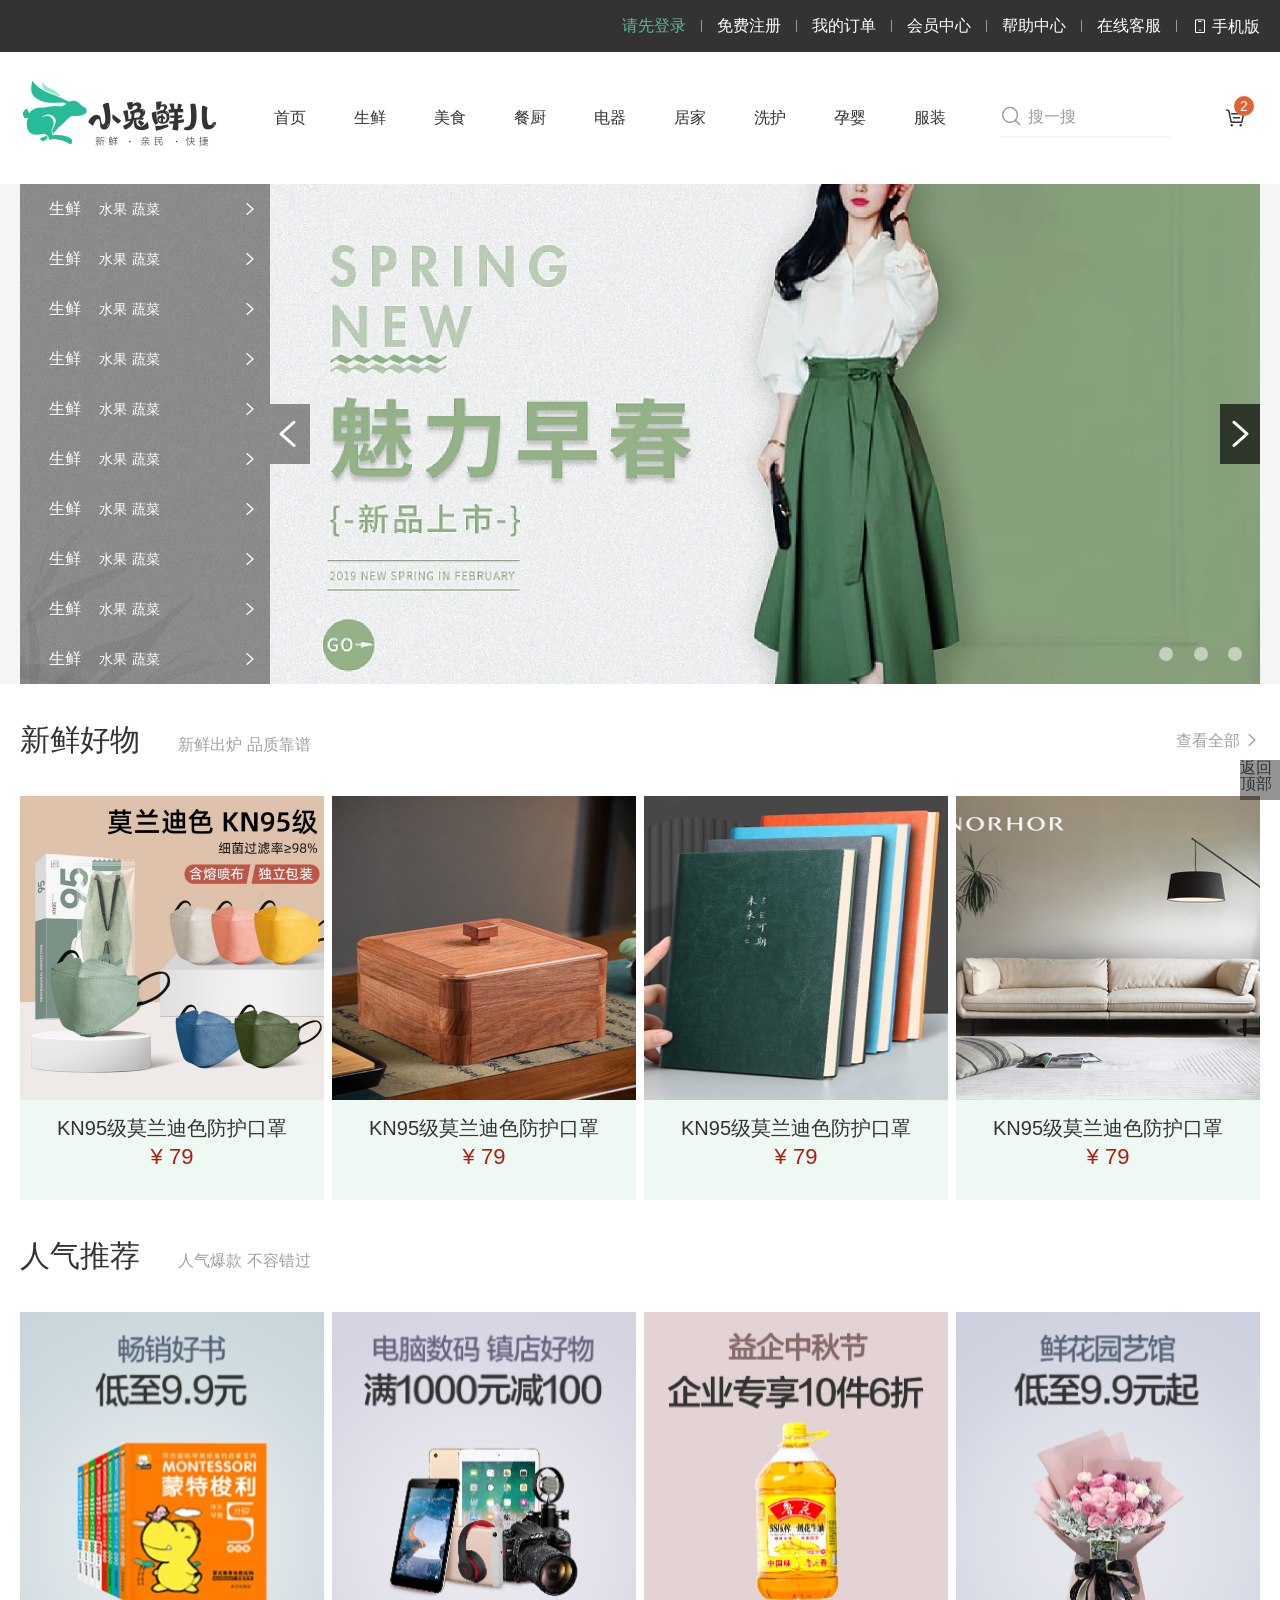
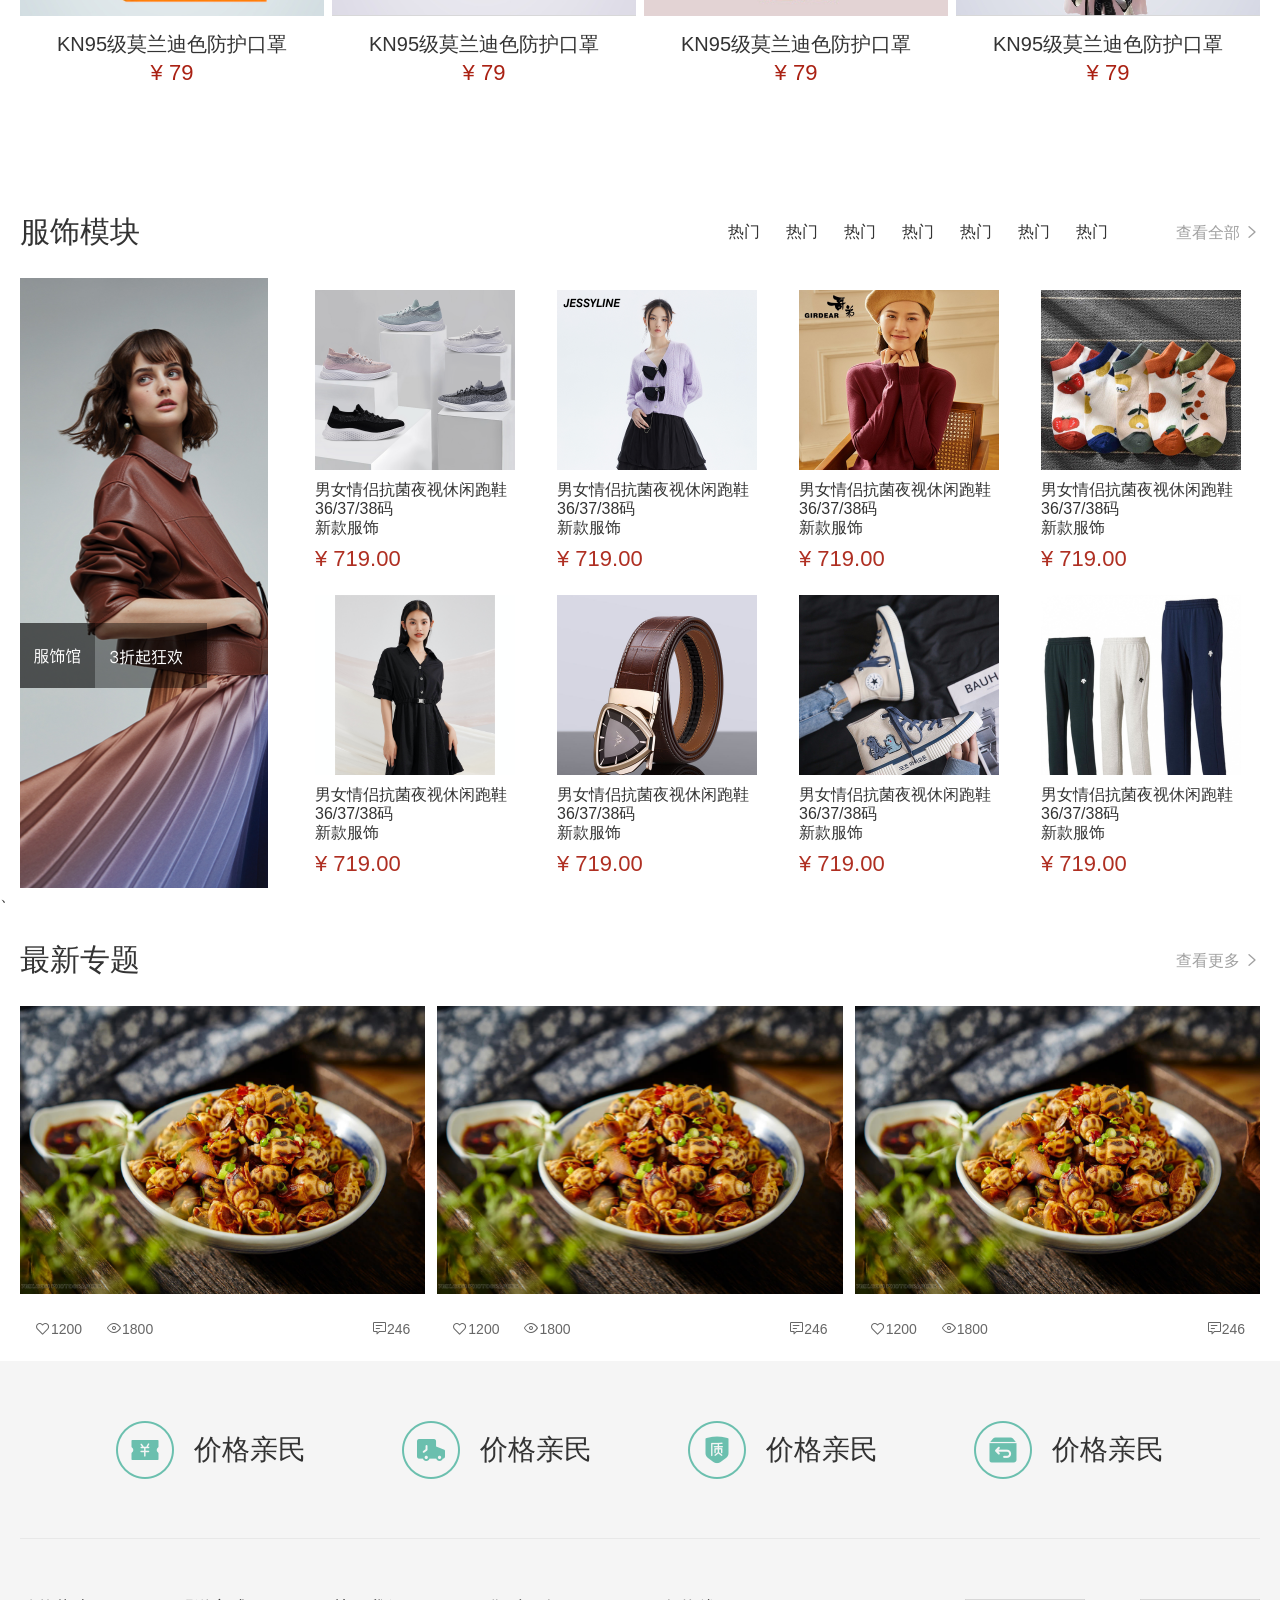
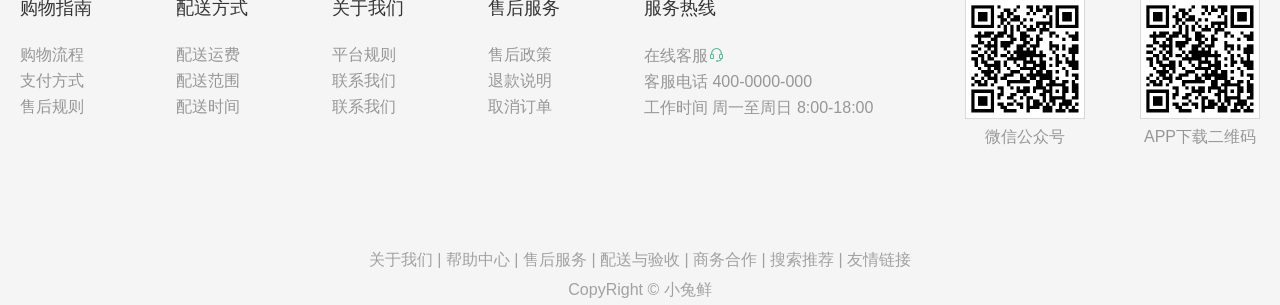
<file: 16-小兔鲜首页项目/index.html>
<!doctype html>
<html lang="en">
  <head>
    <meta charset="UTF-8" />
    <meta name="viewport" content="width=device-width, initial-scale=1.0" />
    <title>小兔鲜</title>
    <link rel="icon" href="./favicon.ico" type="image/x-icon" />
    <!-- 引入字体图标放在自己css文件前面 -->
    <link rel="stylesheet" href="./iconfont/iconfont.css" />
    <link rel="stylesheet" href="./css/base.css" />
    <link rel="stylesheet" href="./css/common.css" />
    <link rel="stylesheet" href="./css/index.css" />
  </head>
  <body>
    <div class="back">
      <a href="#">返回顶部</a>
    </div>
    <!-- 网页的头部 -->
    <!-- 1.1快捷导航部分 -->
    <div class="shortcut">
      <div class="w">
        <ul>
          <li><a href="#">请先登录</a></li>
          <li class="line"></li>
          <li><a href="#">免费注册 </a></li>
          <li class="line"></li>
          <li><a href="#">我的订单</a></li>
          <li class="line"></li>
          <li><a href="#">会员中心</a></li>
          <li class="line"></li>
          <li><a href="#">帮助中心</a></li>
          <li class="line"></li>
          <li><a href="#">在线客服</a></li>
          <li class="line"></li>
          <li class="phone">
            <a href="#"><i class="iconfont icon-mobile-phone"></i>手机版</a>
          </li>
        </ul>
      </div>
    </div>
    <!-- 1.2 header制作   -->
    <header class="header w">
      <div class="logo">
        <h1>
          <a href="index.html" title="小兔鲜">小兔鲜</a>
        </h1>
      </div>
      <ul class="nav">
        <li><a href="#">首页</a></li>
        <li><a href="#">生鲜</a></li>
        <li><a href="#">美食</a></li>
        <li><a href="#">餐厨</a></li>
        <li><a href="#">电器</a></li>
        <li><a href="#">居家</a></li>
        <li><a href="#">洗护</a></li>
        <li><a href="#">孕婴</a></li>
        <li><a href="#">服装</a></li>
      </ul>
      <div class="search">
        <i class="iconfont icon-search"></i>
        <input type="text" placeholder="搜一搜" />
      </div>
      <div class="car">
        <span>2</span>
        <i class="iconfont icon-cart-full"></i>
      </div>
    </header>
    <!-- 主体部分开始 -->
    <div class="entry">
      <div class="w">
        <div class="category">
          <ul>
            <li>
              <p>
                <a href="#">生鲜</a>
                <a href="#">水果</a>
                <a href="#">蔬菜</a>
              </p>
              <i class="iconfont icon-arrow-right-bold"></i>
            </li>
            <li>
              <p>
                <a href="#">生鲜</a>
                <a href="#">水果</a>
                <a href="#">蔬菜</a>
              </p>
              <i class="iconfont icon-arrow-right-bold"></i>
            </li>
            <li>
              <p>
                <a href="#">生鲜</a>
                <a href="#">水果</a>
                <a href="#">蔬菜</a>
              </p>
              <i class="iconfont icon-arrow-right-bold"></i>
            </li>
            <li>
              <p>
                <a href="#">生鲜</a>
                <a href="#">水果</a>
                <a href="#">蔬菜</a>
              </p>
              <i class="iconfont icon-arrow-right-bold"></i>
            </li>
            <li>
              <p>
                <a href="#">生鲜</a>
                <a href="#">水果</a>
                <a href="#">蔬菜</a>
              </p>
              <i class="iconfont icon-arrow-right-bold"></i>
            </li>
            <li>
              <p>
                <a href="#">生鲜</a>
                <a href="#">水果</a>
                <a href="#">蔬菜</a>
              </p>
              <i class="iconfont icon-arrow-right-bold"></i>
            </li>
            <li>
              <p>
                <a href="#">生鲜</a>
                <a href="#">水果</a>
                <a href="#">蔬菜</a>
              </p>
              <i class="iconfont icon-arrow-right-bold"></i>
            </li>
            <li>
              <p>
                <a href="#">生鲜</a>
                <a href="#">水果</a>
                <a href="#">蔬菜</a>
              </p>
              <i class="iconfont icon-arrow-right-bold"></i>
            </li>
            <li>
              <p>
                <a href="#">生鲜</a>
                <a href="#">水果</a>
                <a href="#">蔬菜</a>
              </p>
              <i class="iconfont icon-arrow-right-bold"></i>
            </li>
            <li>
              <p>
                <a href="#">生鲜</a>
                <a href="#">水果</a>
                <a href="#">蔬菜</a>
              </p>
              <i class="iconfont icon-arrow-right-bold"></i>
            </li>
          </ul>
        </div>
        <div class="banner">
          <ul>
            <li>
              <a href="#">
                <img src="./uploads/banner1.png" alt="" />
              </a>
            </li>
          </ul>
          <!-- 左右按钮 -->
          <div class="banner-btn">
            <a href="#" class="left"><i class="iconfont icon-arrow-left-bold "></i></a>
            <a href="#" class="right"><i class="iconfont icon-arrow-right-bold right"></i></a>
          </div>
          <ul class="banner-dots">
            <li class="active"></li>
            <li></li>
            <li></li>
          </ul>
        </div>
      </div>
    </div>
    <!-- 新鲜好物模块 -->
    <div class="w">
      <div class="box-head">
        <h2>
          新鲜好物
          <small>新鲜出炉 品质靠谱</small>
        </h2>
        <a href="">查看全部 <i class="iconfont icon-arrow-right-bold"></i></a>
      </div>
      <div class="box-two">
        <ul>
          <li>
            <a href="#">
              <img src="./uploads/goods1.png" alt="" />
              <h3 class="title">KN95级莫兰迪色防护口罩</h3>
              <p>
                <span class="price"> <small>¥</small> 79</span>
              </p>
            </a>
          </li>
          <li>
            <a href="#">
              <img src="./uploads/goods2.png" alt="" />
              <h3 class="title">KN95级莫兰迪色防护口罩</h3>
              <p>
                <span class="price"> <small>¥</small> 79</span>
              </p>
            </a>
          </li>
          <li>
            <a href="#">
              <img src="./uploads/goods3.png" alt="" />
              <h3 class="title">KN95级莫兰迪色防护口罩</h3>
              <p>
                <span class="price"> <small>¥</small> 79</span>
              </p>
            </a>
          </li>
          <li>
            <a href="#">
              <img src="./uploads/goods4.png" alt="" />
              <h3 class="title">KN95级莫兰迪色防护口罩</h3>
              <p>
                <span class="price"> <small>¥</small> 79</span>
              </p>
            </a>
          </li>
        </ul>
      </div>
    </div>
    <!-- 人气推荐模块 -->
    <div class="w hot">
      <div class="box-head">
        <h2>
          人气推荐
          <small>人气爆款 不容错过</small>
        </h2>
      </div>
      <div class="box-two">
        <ul>
          <li>
            <a href="#">
              <img src="./uploads/recommend1.png" alt="" />
              <h3 class="title">KN95级莫兰迪色防护口罩</h3>
              <p>
                <span class="price"> <small>¥</small> 79</span>
              </p>
            </a>
          </li>
          <li>
            <a href="#">
              <img src="./uploads/recommend2.png" alt="" />
              <h3 class="title">KN95级莫兰迪色防护口罩</h3>
              <p>
                <span class="price"> <small>¥</small> 79</span>
              </p>
            </a>
          </li>
          <li>
            <a href="#">
              <img src="./uploads/recommend3.png" alt="" />
              <h3 class="title">KN95级莫兰迪色防护口罩</h3>
              <p>
                <span class="price"> <small>¥</small> 79</span>
              </p>
            </a>
          </li>
          <li>
            <a href="#">
              <img src="./uploads/recommend4.png" alt="" />
              <h3 class="title">KN95级莫兰迪色防护口罩</h3>
              <p>
                <span class="price"> <small>¥</small> 79</span>
              </p>
            </a>
          </li>
        </ul>
      </div>
    </div>
    <!-- 服饰模块制作 -->
    <div class="w">
      <div class="head">
        <h2>服饰模块</h2>
        <div class="head-right">
          <ul>
            <li><a href="#">热门</a></li>
            <li><a href="#">热门</a></li>
            <li><a href="#">热门</a></li>
            <li><a href="#">热门</a></li>
            <li><a href="#">热门</a></li>
            <li><a href="#">热门</a></li>
            <li><a href="#">热门</a></li>
          </ul>
          <a href="">查看全部 <i class="iconfont icon-arrow-right-bold"></i></a>
        </div>
      </div>
      <div class="body">
        <a class="body-left">
          <img src="./uploads/colthes_left.png" alt="" />
        </a>
        <ul class="body-right">
          <li>
            <a href="#">
              <img src="./uploads/clothes1.png" alt="" />
              <h3 class="title ellipsis">男女情侣抗菌夜视休闲跑鞋</h3>
              <p>36/37/38码</p>
              <p>新款服饰</p>
              <p class="price"><small>¥</small> 719.00</p>
            </a>
            <div class="box-lv">
              找相似
            </div>
          </li>
          <li>
            <a href="#">
              <img src="./uploads/clothes2.png" alt="" />
              <h3 class="title ellipsis">男女情侣抗菌夜视休闲跑鞋</h3>
              <p>36/37/38码</p>
              <p>新款服饰</p>
              <p class="price"><small>¥</small> 719.00</p>
            </a>
          </li>
          <li>
            <a href="#">
              <img src="./uploads/clothes3.png" alt="" />
              <h3 class="title ellipsis">男女情侣抗菌夜视休闲跑鞋</h3>
              <p>36/37/38码</p>
              <p>新款服饰</p>
              <p class="price"><small>¥</small> 719.00</p>
            </a>
          </li>
          <li>
            <a href="#">
              <img src="./uploads/clothes4.png" alt="" />
              <h3 class="title ellipsis">男女情侣抗菌夜视休闲跑鞋</h3>
              <p>36/37/38码</p>
              <p>新款服饰</p>
              <p class="price"><small>¥</small> 719.00</p>
            </a>
          </li>
          <li>
            <a href="#">
              <img src="./uploads/clothes5.png" alt="" />
              <h3 class="title ellipsis">男女情侣抗菌夜视休闲跑鞋</h3>
              <p>36/37/38码</p>
              <p>新款服饰</p>
              <p class="price"><small>¥</small> 719.00</p>
            </a>
          </li>
          <li>
            <a href="#">
              <img src="./uploads/clothes6.png" alt="" />
              <h3 class="title ellipsis">男女情侣抗菌夜视休闲跑鞋</h3>
              <p>36/37/38码</p>
              <p>新款服饰</p>
              <p class="price"><small>¥</small> 719.00</p>
            </a>
          </li>
          <li>
            <a href="#">
              <img src="./uploads/clothes7.png" alt="" />
              <h3 class="title ellipsis">男女情侣抗菌夜视休闲跑鞋</h3>
              <p>36/37/38码</p>
              <p>新款服饰</p>
              <p class="price"><small>¥</small> 719.00</p>
            </a>
          </li>
          <li>
            <a href="#">
              <img src="./uploads/clothes8.png" alt="" />
              <h3 class="title ellipsis">男女情侣抗菌夜视休闲跑鞋</h3>
              <p>36/37/38码</p>
              <p>新款服饰</p>
              <p class="price"><small>¥</small> 719.00</p>
            </a>
          </li>
        </ul>
      </div>
    </div>
    <!-- 最新专题模块制作 -->、
    <div class="w">
      <div class="head">
        <h2>最新专题</h2>
        <div class="head-right">
          <a href="">查看更多 <i class="iconfont icon-arrow-right-bold"></i></a>
        </div>
      </div>
      <div class="new">
        <ul>
          <li>
            <div class="img"><img src="./uploads/topic1.png" alt="" /></div>
            <div class="con">
              <p>
                <span class="like"
                  ><i class="iconfont icon-fabulous"></i>1200</span
                >
                <span class="view">
                  <i class="iconfont icon-browse"></i>1800</span
                >
              </p>
              <p class="comment"><i class="iconfont icon-comment"></i>246</p>
            </div>
          </li>
          <li>
            <div class="img"><img src="./uploads/topic1.png" alt="" /></div>
            <div class="con">
              <p>
                <span class="like"
                  ><i class="iconfont icon-fabulous"></i>1200</span
                >
                <span class="view">
                  <i class="iconfont icon-browse"></i>1800</span
                >
              </p>
              <p class="comment"><i class="iconfont icon-comment"></i>246</p>
            </div>
          </li>
          <li>
            <div class="img"><img src="./uploads/topic1.png" alt="" /></div>
            <div class="con">
              <p>
                <span class="like"
                  ><i class="iconfont icon-fabulous"></i>1200</span
                >
                <span class="view">
                  <i class="iconfont icon-browse"></i>1800</span
                >
              </p>
              <p class="comment"><i class="iconfont icon-comment"></i>246</p>
            </div>
          </li>
        </ul>
      </div>
    </div>
    <!-- 1.3 网页的底部 -->
    <footer class="footer">
      <div class="w">
        <!-- 口号模块 -->
        <div class="slogan">
          <ul>
            <li>
              <h5></h5>
              <p>价格亲民</p>
            </li>
            <li>
              <h5 class="two"></h5>
              <p>价格亲民</p>
            </li>
            <li>
              <h5 class="three"></h5>
              <p>价格亲民</p>
            </li>
            <li>
              <h5 class="four"></h5>
              <p>价格亲民</p>
            </li>
          </ul>
        </div>
        <div class="service">
          <div class="service-left">
            <dl>
              <dt>购物指南</dt>
              <dd><a href="#">购物流程</a></dd>
              <dd><a href="#">支付方式</a></dd>
              <dd><a href="#">售后规则</a></dd>
            </dl>
            <dl>
              <dt>配送方式</dt>
              <dd><a href="#">配送运费</a></dd>
              <dd><a href="#">配送范围</a></dd>
              <dd><a href="#">配送时间</a></dd>
            </dl>
            <dl>
              <dt>关于我们</dt>
              <dd><a href="#">平台规则</a></dd>
              <dd><a href="#">联系我们</a></dd>
              <dd><a href="#">联系我们</a></dd>
            </dl>
            <dl>
              <dt>售后服务</dt>
              <dd><a href="#">售后政策 </a></dd>
              <dd><a href="#">退款说明</a></dd>
              <dd><a href="#">取消订单</a></dd>
            </dl>
            <dl>
              <dt>服务热线</dt>
              <dd>
                <a href="#"
                  >在线客服<i class="iconfont icon-customer-service"></i
                ></a>
              </dd>
              <dd><a href="#">客服电话 400-0000-000</a></dd>
              <dd><a href="#">工作时间 周一至周日 8:00-18:00</a></dd>
            </dl>
          </div>
          <div class="service-right">
            <ul>
              <li>
                <img src="./images/app.png" alt="" />
                <p>微信公众号</p>
              </li>
              <li>
                <img src="./images/app.png" alt="" />
                <p>APP下载二维码</p>
              </li>
            </ul>
          </div>
        </div>
        <div class="copyright">
          <p>
            <a href="#">关于我们</a> | <a href="#">帮助中心</a> |
            <a href="#">售后服务</a> | <a href="#">配送与验收</a> |
            <a href="#">商务合作</a> | <a href="#">搜索推荐</a> |
            <a href="#">友情链接</a>
          </p>
          <p>CopyRight © 小兔鲜</p>
        </div>
      </div>
    </footer>
  </body>
</html>
</file>
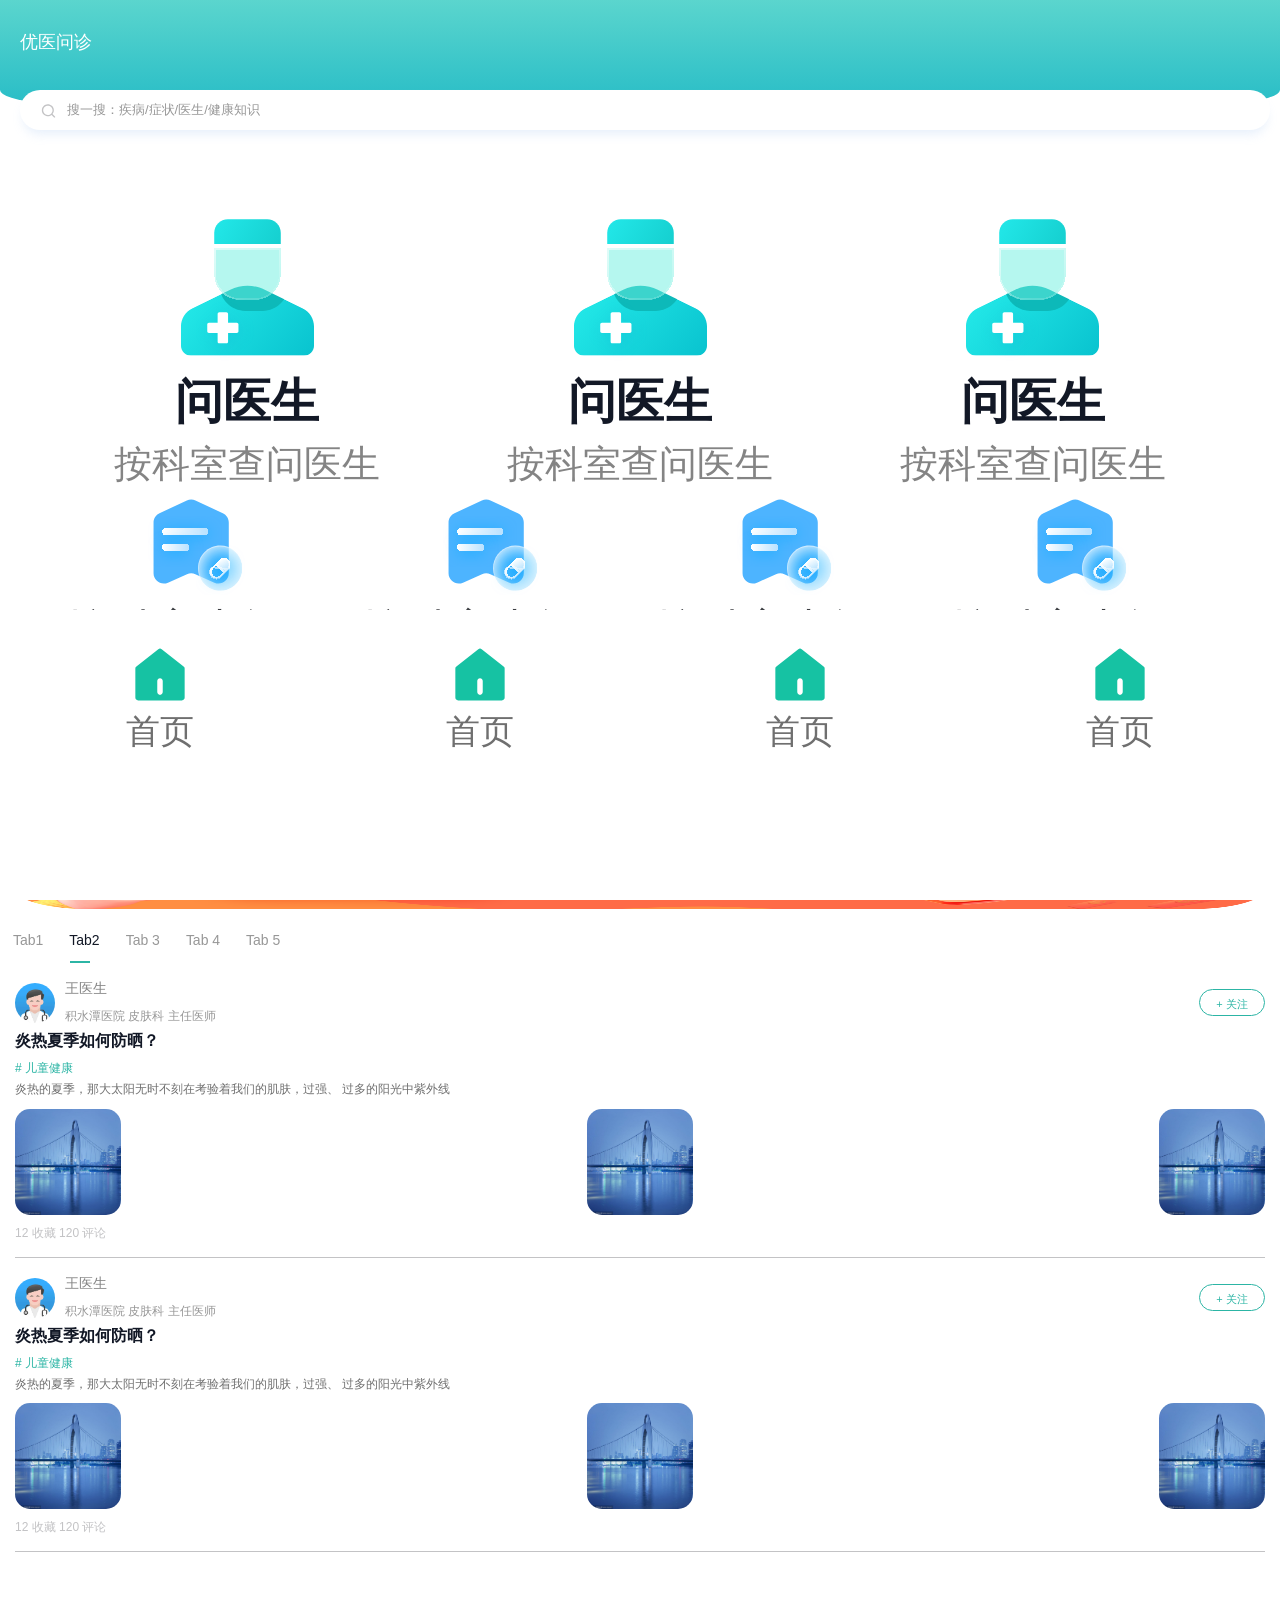
<file: 优医问诊/index.html>
<!doctype html>
<html lang="en">
  <head>
    <meta charset="UTF-8" />
    <meta name="viewport" content="width=device-width, initial-scale=1.0" />
    <title>优医问诊-首页</title>
    <link rel="icon" href="./favicon.ico" type="image/png" />
    <link rel="stylesheet" href="./css/base.css" />
    <link rel="stylesheet" href="./css/index.css" />
  </head>
  <body>
    <div class="home-header">
      <h1>优医问诊</h1>
      <div class="search">
        <img src="./img/search.svg" alt="" />搜一搜：疾病/症状/医生/健康知识
      </div>
    </div>
    <!-- 导航制作 -->
    <div class="home-nav">
      <ul class="row">
        <li>
          <a href="./login.html">
            <img src="./img/doctor.svg" alt="" />
            <h3>问医生</h3>
            <p>按科室查问医生</p>
          </a>
        </li>
        <li>
          <a href="#">
            <img src="./img/doctor.svg" alt="" />
            <h3>问医生</h3>
            <p>按科室查问医生</p>
          </a>
        </li>
        <li>
          <a href="#">
            <img src="./img/doctor.svg" alt="" />
            <h3>问医生</h3>
            <p>按科室查问医生</p>
          </a>
        </li>
      </ul>
      <ul class="row col-4">
        <li>
          <a href="#">
            <img src="./img/order.svg" alt="" />

            <p>按科室查问医生</p>
          </a>
        </li>
        <li>
          <a href="#">
            <img src="./img/order.svg" alt="" />

            <p>按科室查问医生</p>
          </a>
        </li>
        <li>
          <a href="#">
            <img src="./img/order.svg" alt="" />

            <p>按科室查问医生</p>
          </a>
        </li>
        <li>
          <a href="#">
            <img src="./img/order.svg" alt="" />

            <p>按科室查问医生</p>
          </a>
        </li>
      </ul>
    </div>
    <!-- banner模块制作 -->
    <div class="banner">
      <img src="./img/get.png" alt="" />
    </div>
    <!-- tabs模块制作 -->
    <div class="tabs">
      <div class="tabs-card">
        <ul>
          <li>Tab1</li>
          <li class="active">Tab2</li>
          <li>Tab 3</li>
          <li>Tab 4</li>
          <li>Tab 5</li>
        </ul>
        <div class="line"></div>
      </div>
      <div class="tabs-content">
        <div class="con-item">
            <div class="con-head">
                <div class="avatar">
                    <img src="./img/deafaultAvatar.jpg" alt="">
                </div>
                <div class="info">
                    <p class="name">王医生</p>
                    <p class="desc">积水潭医院 皮肤科 主任医师</p>
                </div>
                <button>+ 关注</button>
            </div>
            <div class="con-body">
                <h3 class="title">炎热夏季如何防晒？</h3>
                <p class="tags"># 儿童健康</p>
                <p class="info">炎热的夏季，那大太阳无时不刻在考验着我们的肌肤，过强、
                    过多的阳光中紫外线</p>
                <div class="imgs">
                    <figure><img src="./img/ad.jpg" alt=""></figure>
                    <figure><img src="./img/ad.jpg" alt=""></figure>
                    <figure><img src="./img/ad.jpg" alt=""></figure>
                </div>
                <p class="logs">
                    <span>12 收藏</span>
                    <span>120 评论</span>
                </p>
            </div>
        </div>
        <div class="con-item">
            <div class="con-head">
                <div class="avatar">
                    <img src="./img/deafaultAvatar.jpg" alt="">
                </div>
                <div class="info">
                    <p class="name">王医生</p>
                    <p class="desc">积水潭医院 皮肤科 主任医师</p>
                </div>
                <button>+ 关注</button>
            </div>
            <div class="con-body">
                <h3 class="title">炎热夏季如何防晒？</h3>
                <p class="tags"># 儿童健康</p>
                <p class="info">炎热的夏季，那大太阳无时不刻在考验着我们的肌肤，过强、
                    过多的阳光中紫外线</p>
                <div class="imgs">
                    <figure><img src="./img/ad.jpg" alt=""></figure>
                    <figure><img src="./img/ad.jpg" alt=""></figure>
                    <figure><img src="./img/ad.jpg" alt=""></figure>
                </div>
                <p class="logs">
                    <span>12 收藏</span>
                    <span>120 评论</span>
                </p>
            </div>
        </div>
      </div>
    </div>
    <!-- 页面底部选项卡 -->
     <div class="footer">
        <ul>
            <li>
                <img src="./img/index-active.svg" alt="">
                <p>首页</p>
            </li>
           <li>
                <img src="./img/index-active.svg" alt="">
                <p>首页</p>
            </li>
            <li>
                <img src="./img/index-active.svg" alt="">
                <p>首页</p>
            </li>
            <li>
                <img src="./img/index-active.svg" alt="">
                <p>首页</p>
            </li>
        </ul>
     </div>
  </body>
</html>
</file>
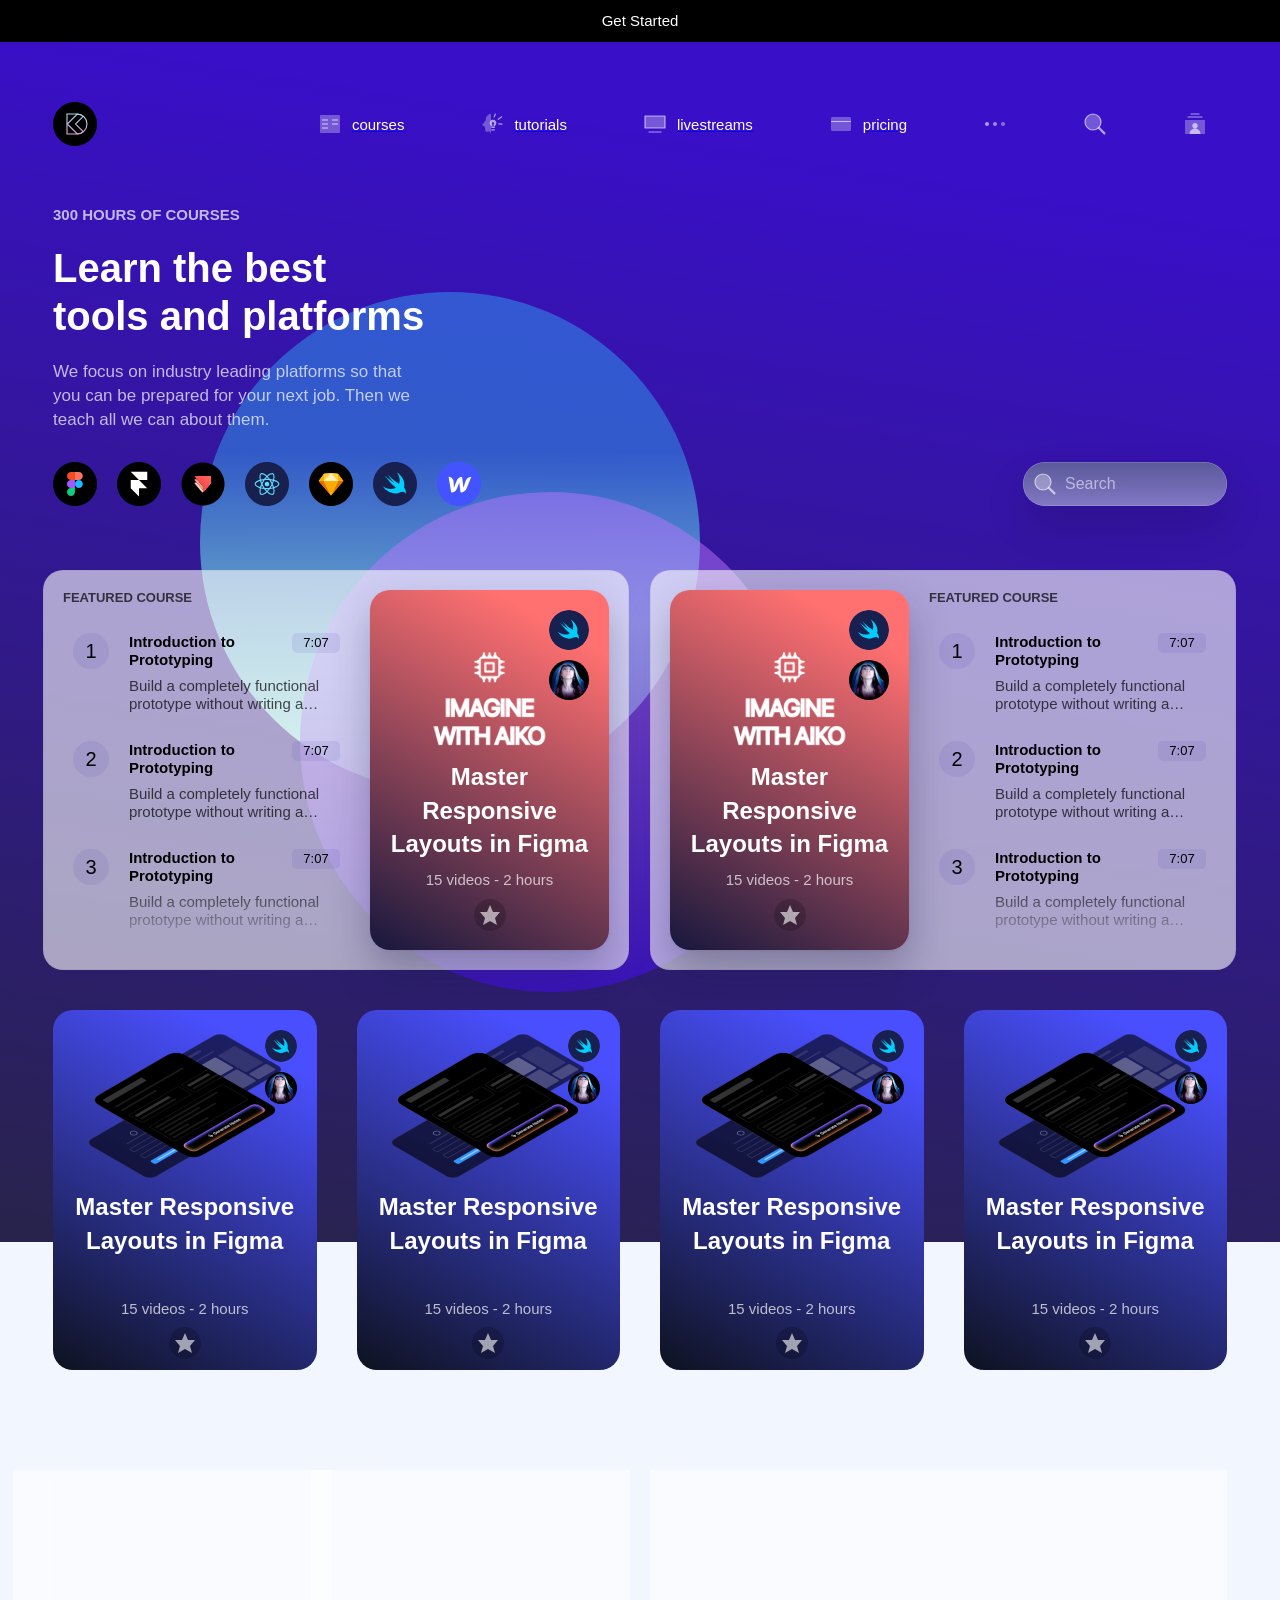
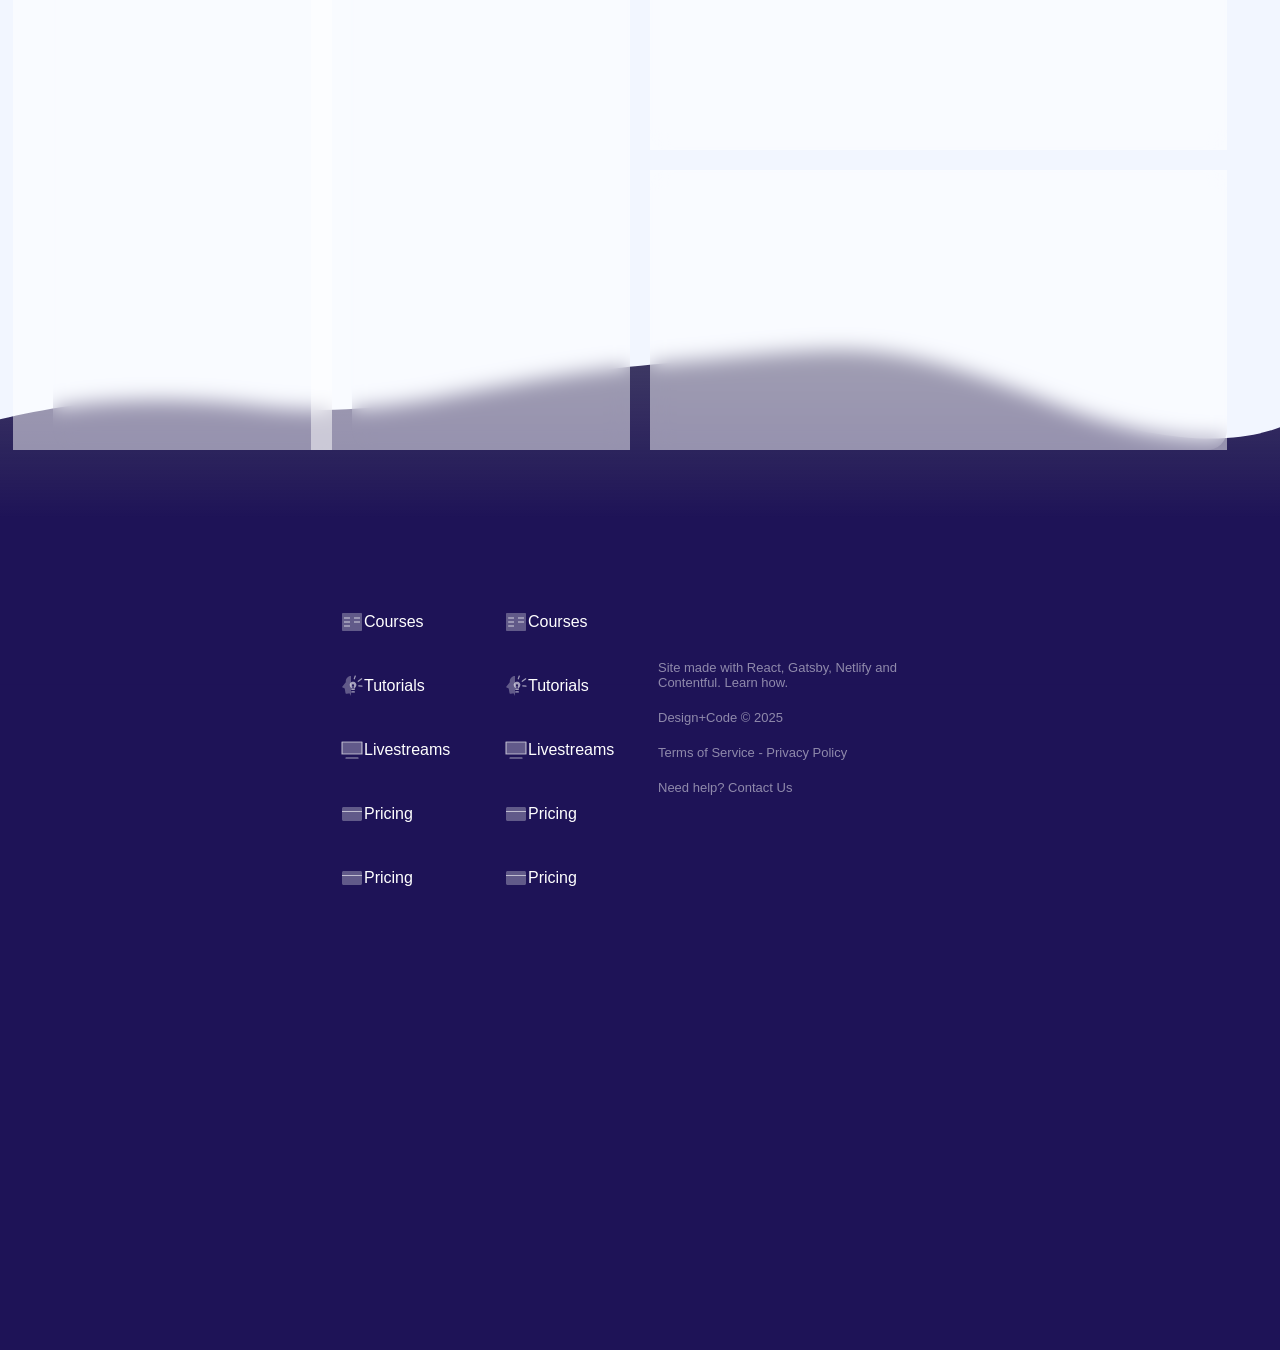
<file: 07-响应网页开发/代码/03-响应式国外网站/index.html>
<!doctype html>
<html lang="en">
  <head>
    <meta charset="UTF-8" />
    <meta name="viewport" content="width=device-width, initial-scale=1.0" />
    <title>courses</title>
    <link rel="icon" href="./favicon-32x32.png" type="image/x-icon" />
    <link rel="stylesheet" href="./css/base.css" />
    <link rel="stylesheet" href="./css/index.css" />
  </head>
  <body>
    <div class="topbar">Get Started</div>
    <!-- 准备背景盒子 -->
    <div class="bg">
        <div class="ball1">

        </div>
        <div class="ball2">

        </div>
    </div>
    <!-- 头部盒子制作 -->
    <div class="header w">
      <a href="#" class="logo">
        <img src="./img/logo.svg" alt="" />
      </a>
      <div class="nav">
        <a href="#">
          <button>
            <img src="./img/courses.svg" alt="" />
            <p>courses</p>
          </button>
        </a>
        <a href="#">
          <button>
            <img src="./img/tutorials.svg" alt="" />
            <p>tutorials</p>
          </button>
        </a>
        <a href="#">
          <button>
            <img src="./img/livestreams.svg" alt="" />
            <p>livestreams</p>
          </button>
        </a>
        <a href="#">
          <button>
            <img src="./img/pricing.svg" alt="" />
            <p>pricing</p>
          </button>
        </a>
        <a href="#">
          <button>
            <img src="./img/more.svg" alt="" />
          </button>
        </a>
        <a href="#">
          <button>
            <img src="./img/search.svg" alt="" />
          </button>
        </a>
        <a href="#">
          <button>
            <img src="./img/account.svg" alt="" />
          </button>
        </a>
      </div>
      <div class="mobile-nav">
        <img src="./img/hamburger-menu.svg" alt="" />
      </div>
    </div>
    <!-- 课程模块 -->
    <div class="course w">
      <div class="course-l">
        <p class="time">300 HOURS OF COURSES</p>
        <h2>Learn the best tools and platforms</h2>
        <p>
          We focus on industry leading platforms so that you can be prepared for
          your next job. Then we teach all we can about them.
        </p>
      </div>
      <div class="course-r">
        <div class="icon">
          <ul>
            <li>
              <a href="#">
                <img src="./img/figma-logo.svg" alt="" />
              </a>
            </li>
            <li>
              <a href="#">
                <img src="./img/framer-logo.svg" alt="" />
              </a>
            </li>
            <li>
              <a href="#">
                <img src="./img/protopie-logo.svg" alt="" />
              </a>
            </li>
            <li>
              <a href="#">
                <img src="./img/react-logo.svg" alt="" />
              </a>
            </li>
            <li>
              <a href="#">
                <img src="./img/sketch-logo.svg" alt="" />
              </a>
            </li>
            <li>
              <a href="#">
                <img src="./img/swiftui-logo.svg" alt="" />
              </a>
            </li>
            <li>
              <a href="#">
                <img src="./img/webflow-logo.svg" alt="" />
              </a>
            </li>
          </ul>
        </div>
        <div class="search">
          <img src="./img/search.svg" alt="" />
          <input type="search" placeholder="Search" />
        </div>
      </div>
    </div>
    <!-- 内容模块 -->
    <div class="content">
      <div class="content-box content-l">
        <div class="box-l">
          <p>FEATURED COURSE</p>
          <ul>
            <li>
              <a href="#">
                <div class="num">
                  <p>1</p>
                </div>
                <div class="text">
                  <div class="text-top">
                    <p>Introduction to Prototyping</p>
                    <div class="time">
                      <p>7:07</p>
                    </div>
                  </div>

                  <p class="text-bottom">
                    Build a completely functional prototype without writing a
                    single line of code from your phone
                  </p>
                </div>
              </a>
            </li>
            <li>
              <a href="#">
                <div class="num">
                  <p>2</p>
                </div>
                <div class="text">
                  <div class="text-top">
                    <p>Introduction to Prototyping</p>
                    <div class="time">
                      <p>7:07</p>
                    </div>
                  </div>

                  <p class="text-bottom">
                    Build a completely functional prototype without writing a
                    single line of code from your phone
                  </p>
                </div>
              </a>
            </li>
            <li>
              <a href="#">
                <div class="num">
                  <p>3</p>
                </div>
                <div class="text">
                  <div class="text-top">
                    <p>Introduction to Prototyping</p>
                    <div class="time">
                      <p>7:07</p>
                    </div>
                  </div>

                  <p class="text-bottom">
                    Build a completely functional prototype without writing a
                    single line of code from your phone
                  </p>
                </div>
              </a>
            </li>
            <li>
              <a href="#">
                <div class="num">
                  <p>4</p>
                </div>
                <div class="text">
                  <div class="text-top">
                    <p>Introduction to Prototyping</p>
                    <div class="time">
                      <p>7:07</p>
                    </div>
                  </div>

                  <p class="text-bottom">
                    Build a completely functional prototype without writing a
                    single line of code from your phone
                  </p>
                </div>
              </a>
            </li>
          </ul>
        </div>
        <div class="box-r">
          <div class="img">
            <img src="./img/swiftui-ios18.png" alt="" />
            <div class="svg">
              <img src="./img/swiftui-logo.svg" alt="" />
              <img src="./img/aki_400x400.jpg" alt="" />
            </div>
          </div>
          <div class="right-text">
            <p>Master Responsive Layouts in Figma</p>
            <p>15 videos - 2 hours</p>
            <div>
              <img src="./img/star.svg" alt="" />
            </div>
          </div>
        </div>
      </div>
      <div class="content-box content-l">
        <div class="box-r">
          <div class="img">
            <img src="./img/swiftui-ios18.png" alt="" />
            <div class="svg">
              <img src="./img/swiftui-logo.svg" alt="" />
              <img src="./img/aki_400x400.jpg" alt="" />
            </div>
          </div>
          <div class="right-text">
            <p>Master Responsive Layouts in Figma</p>
            <p>15 videos - 2 hours</p>
            <div>
              <img src="./img/star.svg" alt="" />
            </div>
          </div>
        </div>
        <div class="box-l">
          <p>FEATURED COURSE</p>
          <ul>
            <li>
              <a href="#">
                <div class="num">
                  <p>1</p>
                </div>
                <div class="text">
                  <div class="text-top">
                    <p>Introduction to Prototyping</p>
                    <div class="time">
                      <p>7:07</p>
                    </div>
                  </div>

                  <p class="text-bottom">
                    Build a completely functional prototype without writing a
                    single line of code from your phone
                  </p>
                </div>
              </a>
            </li>
            <li>
              <a href="#">
                <div class="num">
                  <p>2</p>
                </div>
                <div class="text">
                  <div class="text-top">
                    <p>Introduction to Prototyping</p>
                    <div class="time">
                      <p>7:07</p>
                    </div>
                  </div>

                  <p class="text-bottom">
                    Build a completely functional prototype without writing a
                    single line of code from your phone
                  </p>
                </div>
              </a>
            </li>
            <li>
              <a href="#">
                <div class="num">
                  <p>3</p>
                </div>
                <div class="text">
                  <div class="text-top">
                    <p>Introduction to Prototyping</p>
                    <div class="time">
                      <p>7:07</p>
                    </div>
                  </div>

                  <p class="text-bottom">
                    Build a completely functional prototype without writing a
                    single line of code from your phone
                  </p>
                </div>
              </a>
            </li>
            <li>
              <a href="#">
                <div class="num">
                  <p>4</p>
                </div>
                <div class="text">
                  <div class="text-top">
                    <p>Introduction to Prototyping</p>
                    <div class="time">
                      <p>7:07</p>
                    </div>
                  </div>

                  <p class="text-bottom">
                    Build a completely functional prototype without writing a
                    single line of code from your phone
                  </p>
                </div>
              </a>
            </li>
          </ul>
        </div>
      </div>
    </div>
    <div class="course-card w">
      <div class="item">
        <figure>
          <img src="./img/pic.png" alt="" />
          <div class="icon1">
            <img src="./img/swiftui-logo.svg" alt="" />
          </div>
          <div class="icon2">
            <img src="./img/aki_400x400.jpg" alt="" />
          </div>
        </figure>
        <h3>Master Responsive Layouts in Figma</h3>
        <p>15 videos - 2 hours</p>
        <div class="star">
          <img src="./img/star.svg" alt="" />
        </div>
      </div>
      <div class="item">
        <figure>
          <img src="./img/pic.png" alt="" />
          <div class="icon1">
            <img src="./img/swiftui-logo.svg" alt="" />
          </div>
          <div class="icon2">
            <img src="./img/aki_400x400.jpg" alt="" />
          </div>
        </figure>
        <h3>Master Responsive Layouts in Figma</h3>
        <p>15 videos - 2 hours</p>
        <div class="star">
          <img src="./img/star.svg" alt="" />
        </div>
      </div>
      <div class="item">
        <figure>
          <img src="./img/pic.png" alt="" />
          <div class="icon1">
            <img src="./img/swiftui-logo.svg" alt="" />
          </div>
          <div class="icon2">
            <img src="./img/aki_400x400.jpg" alt="" />
          </div>
        </figure>
        <h3>Master Responsive Layouts in Figma</h3>
        <p>15 videos - 2 hours</p>
        <div class="star">
          <img src="./img/star.svg" alt="" />
        </div>
      </div>
      <div class="item">
        <figure>
          <img src="./img/pic.png" alt="" />
          <div class="icon1">
            <img src="./img/swiftui-logo.svg" alt="" />
          </div>
          <div class="icon2">
            <img src="./img/aki_400x400.jpg" alt="" />
          </div>
        </figure>
        <h3>Master Responsive Layouts in Figma</h3>
        <p>15 videos - 2 hours</p>
        <div class="star">
          <img src="./img/star.svg" alt="" />
        </div>
      </div>
    </div>
    <!-- 故事卡片 -->
    <div class="story-card w">
      <div class="story-l">
        <div class="story-l-left">
          <div class="top">
            <img src="./img/ldh.webp" alt="" />
            <div>
              <p class="name">Andyliu</p>
              <p class="info">iOS Developer</p>
            </div>
          </div>
          <div class="middle">
            <img src="./img/Lingo.png" alt="" />
          </div>
          <div class="desc">
            Hey MengTo, I launched my iOS/watchOS app RunnerGoal almost
            completely built with SwiftUI. Thank you for the design lessons and
            many controls.
          </div>
          <button>View on the app store</button>
        </div>
        <div class="story-l-right">
          <div class="top">
            <img src="./img/ldh.webp" alt="" />
            <div>
              <p class="name">Andyliu</p>
              <p class="info">iOS Developer</p>
            </div>
          </div>
          <div class="middle">
            <img src="./img/Lingo.png" alt="" />
          </div>
          <div class="desc">
            Hey MengTo, I launched my iOS/watchOS app RunnerGoal almost
            completely built with SwiftUI. Thank you for the design lessons and
            many controls.
          </div>
          <button>View on the app store</button>
        </div>
      </div>
      <div class="story-r">
        <div class="story-r-top">
          <div class="top toggle">
            <img src="./img/ldh.webp" alt="" />
            <div>
              <p class="name">Andyliu</p>
              <p class="info">iOS Developer</p>
            </div>
          </div>
          <div class="pic">
            <img src="./img/460x0w-3.png" alt="" />
          </div>
          <div class="info">
            <div class="top">
              <img src="./img/ldh.webp" alt="" />
              <div>
                <p class="name">Andyliu</p>
                <p class="info">iOS Developer</p>
              </div>
            </div>
            <div class="desc">
              Hey MengTo, I launched my iOS/watchOS app RunnerGoal almost
              completely built with SwiftUI. Thank you for the design lessons
              and many controls.
            </div>
            <button>View on the app store</button>
          </div>
        </div>
        <div class="story-r-bottom">
          <div class="top toggle">
            <img src="./img/ldh.webp" alt="" />
            <div>
              <p class="name">Andyliu</p>
              <p class="info">iOS Developer</p>
            </div>
          </div>
          <div class="pic">
            <img src="./img/460x0w-3.png" alt="" />
          </div>
          <div class="info">
            <div class="top">
              <img src="./img/ldh.webp" alt="" />
              <div>
                <p class="name">Andyliu</p>
                <p class="info">iOS Developer</p>
              </div>
            </div>
            <div class="desc">
              Hey MengTo, I launched my iOS/watchOS app RunnerGoal almost
              completely built with SwiftUI. Thank you for the design lessons
              and many controls.
            </div>
            <button>View on the app store</button>
          </div>
        </div>
      </div>
    </div>
    <!-- 底部模块 -->
    <div class="footer">
      <div class="bolang"></div>
      <div class="footer-con">
        <div class="footer-con-left">
          <div class="item">
            <a href="#">
              <button>
                <img src="./img/courses.svg" alt="" />
                <p>Courses</p>
              </button>
            </a>
            <a href="#">
              <button>
                <img src="./img/tutorials.svg" alt="" />
                <p>Tutorials</p>
              </button>
            </a>
            <a href="#">
              <button>
                <img src="./img/livestreams.svg" alt="" />
                <p>Livestreams</p>
              </button>
            </a>
            <a href="#">
              <button>
                <img src="./img/pricing.svg" alt="" />
                <p>Pricing</p>
              </button>
            </a>
            <a href="#">
              <button>
                <img src="./img/pricing.svg" alt="" />
                <p>Pricing</p>
              </button>
            </a>
          </div>
          <div class="item">
            <a href="#">
              <button>
                <img src="./img/courses.svg" alt="" />
                <p>Courses</p>
              </button>
            </a>
            <a href="#">
              <button>
                <img src="./img/tutorials.svg" alt="" />
                <p>Tutorials</p>
              </button>
            </a>
            <a href="#">
              <button>
                <img src="./img/livestreams.svg" alt="" />
                <p>Livestreams</p>
              </button>
            </a>
            <a href="#">
              <button>
                <img src="./img/pricing.svg" alt="" />
                <p>Pricing</p>
              </button>
            </a>
            <a href="#">
              <button>
                <img src="./img/pricing.svg" alt="" />
                <p>Pricing</p>
              </button>
            </a>
          </div>
        </div>
        <div class="footer-con-right">
          <p>
            Site made with React, Gatsby, Netlify and Contentful. Learn how.
          </p>
          <p>Design+Code © 2025</p>
          <p>Terms of Service - Privacy Policy</p>
          <p>Need help? Contact Us</p>
        </div>
      </div>
    </div>
  </body>
</html>
</file>
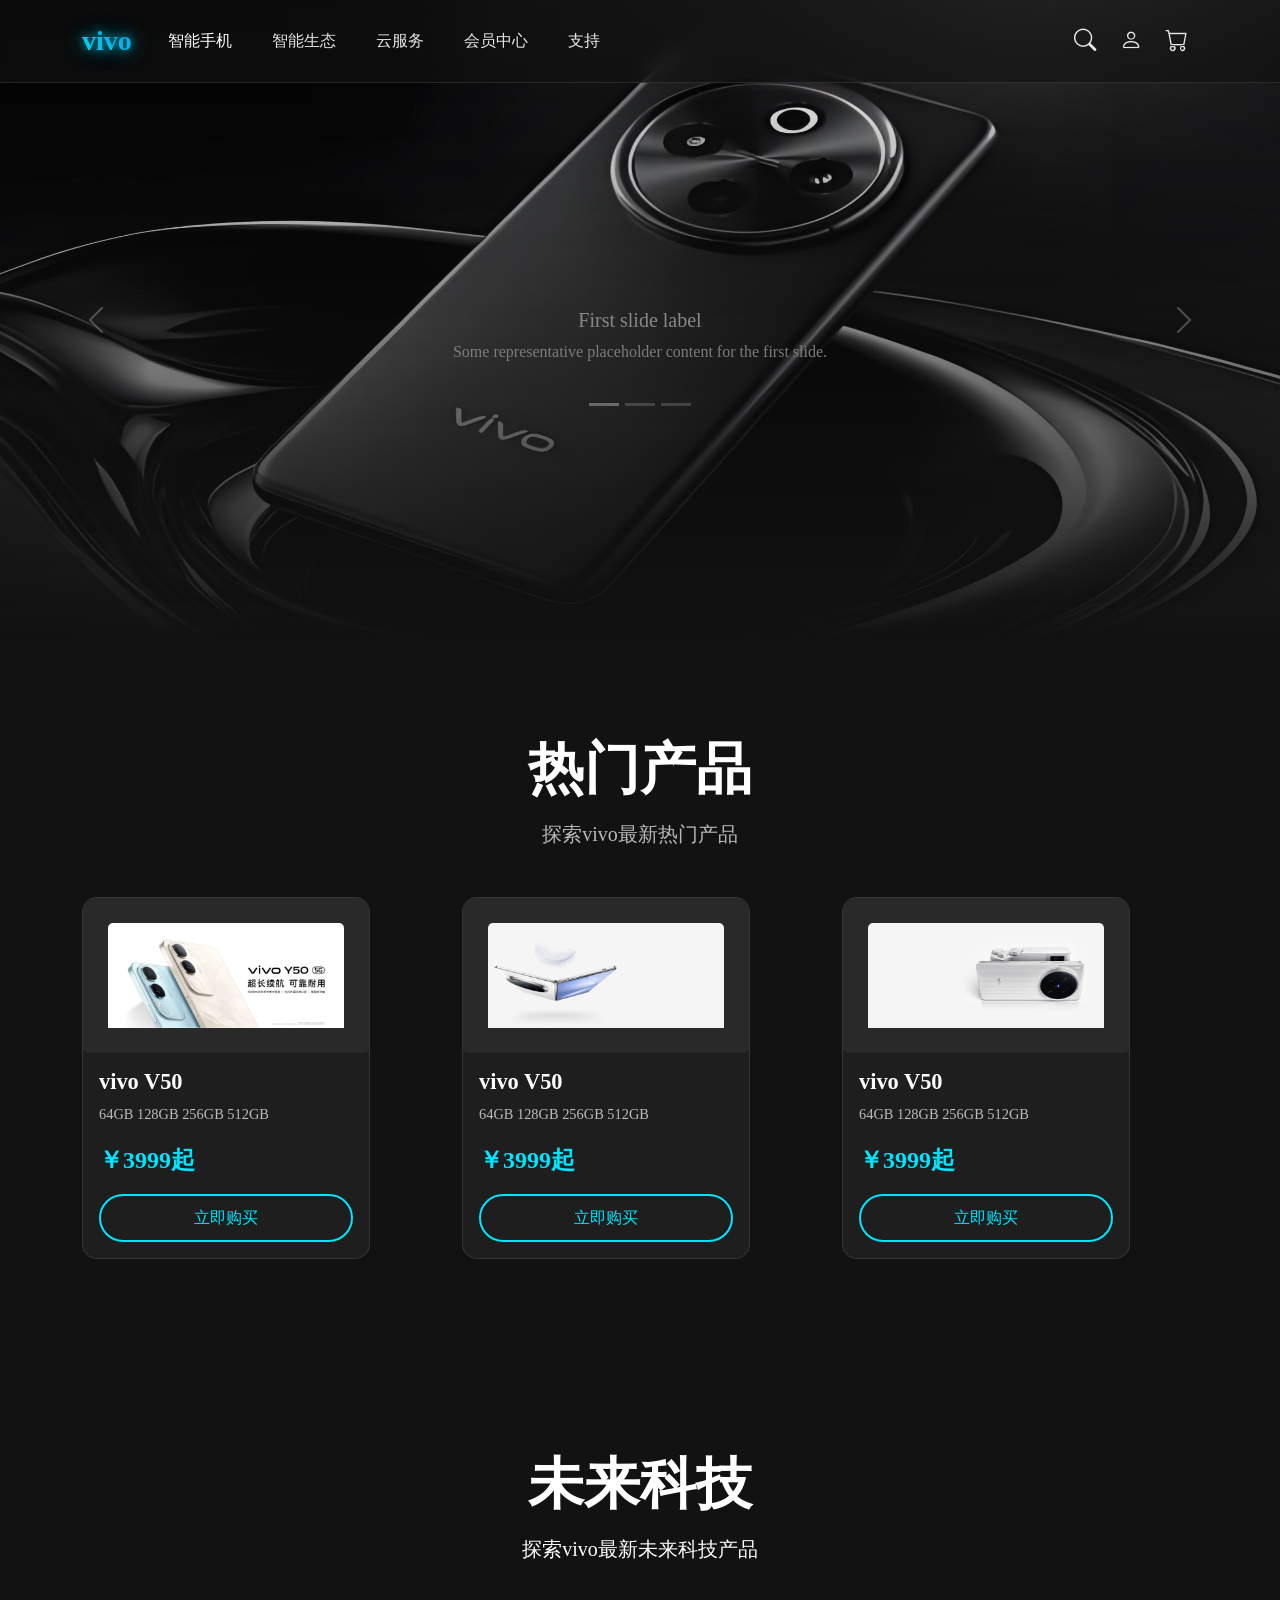
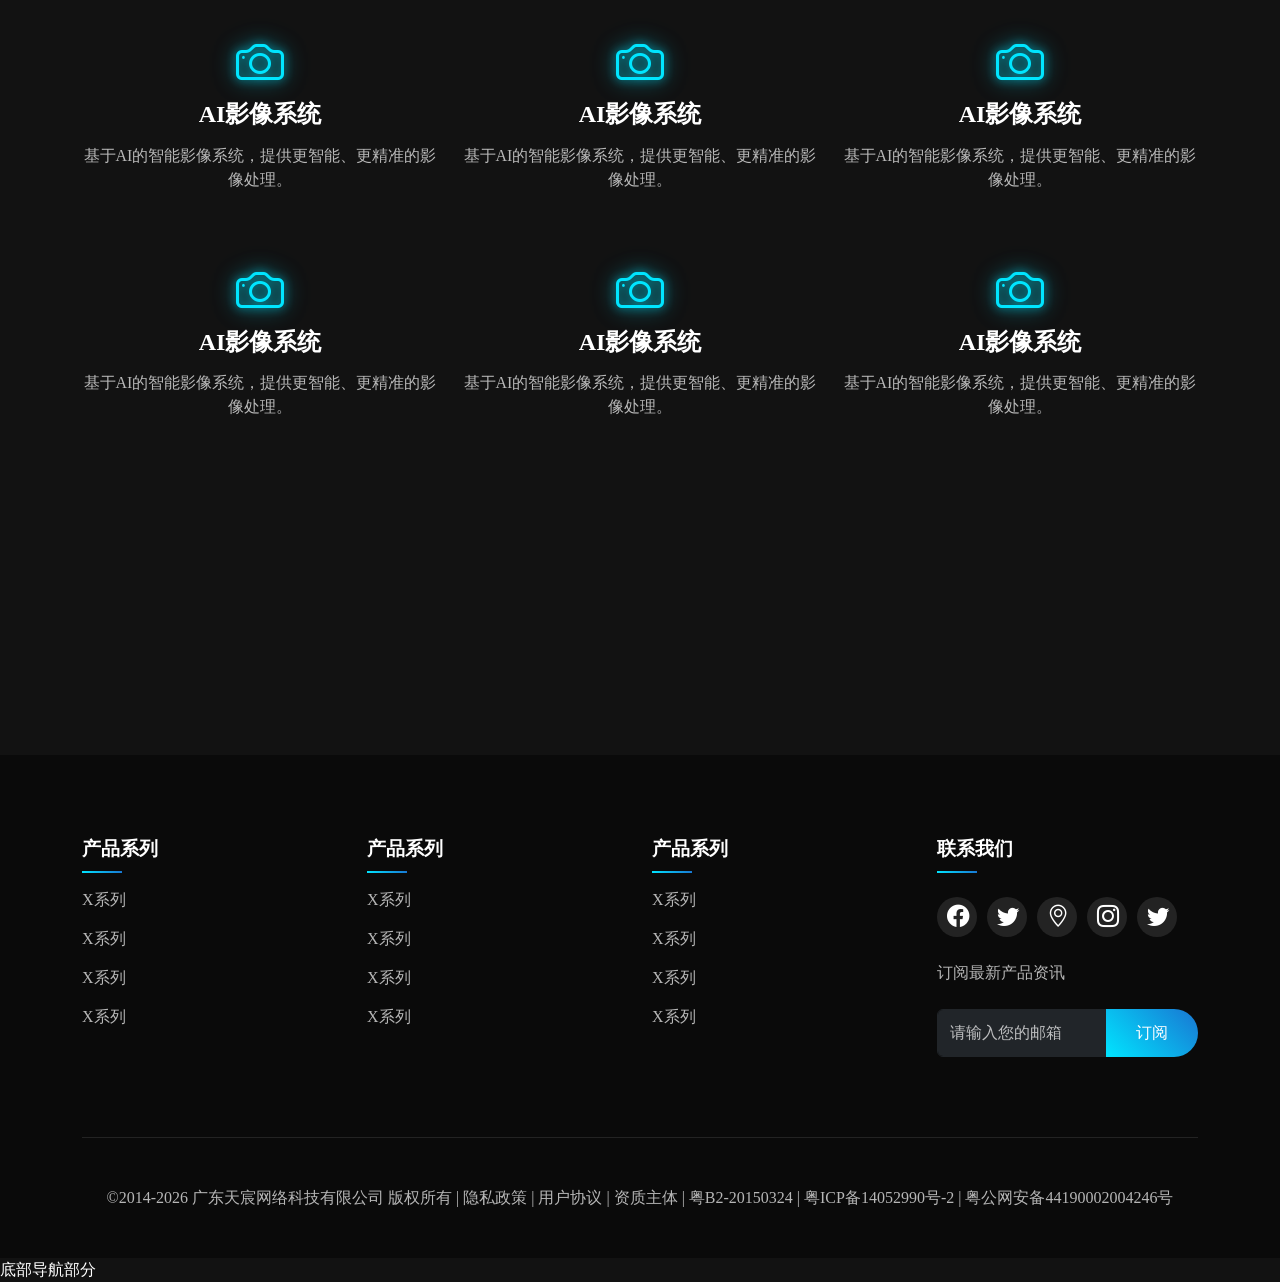
<file: 07-响应网页开发/代码/06-vivo响应式网站/index.html>
<!doctype html>
<html lang="en">
  <head>
    <meta charset="UTF-8" />
    <meta name="viewport" content="width=device-width, initial-scale=1.0" />
    <title>vivo智能手机官方网站 - X200s 影像旗舰</title>
    <meta
      name="keywords"
      content="vivo, vivo官网, vivo智能手机大全, vivo手机最新报价, vivo手机图片, X200系列、S20系列、X Fold3、vivo Pad5 Pro、vivo WATCH 5、iQOO 13"
    />
    <meta
      name="description"
      content="手机领域的国际化品牌，vivo官网提供手机资讯、售前咨询、在线购买、售后服务等功能；vivo当季明星..."
    />
    <link rel="icon" href="./favicon.ico" />
    <link rel="stylesheet" href="./bootstrap/bootstrap.min.css" />
    <link
      rel="stylesheet"
      href="https://cdn.jsdelivr.net/npm/bootstrap-icons@1.10.0/font/bootstrap-icons.css"
    />
    <link rel="stylesheet" href="./css/index.css" />
  </head>

  <body>
    <nav
      class="navbar navbar-expand-lg bg-body-tertiary fixed-top"
      data-bs-theme="dark"
    >
      <div class="container">
        <a class="navbar-brand" href="#">vivo</a>
        <button
          class="navbar-toggler"
          type="button"
          data-bs-toggle="collapse"
          data-bs-target="#navbarSupportedContent"
          aria-controls="navbarSupportedContent"
          aria-expanded="false"
          aria-label="Toggle navigation"
        >
          <span class="navbar-toggler-icon"></span>
        </button>
        <div class="collapse navbar-collapse" id="navbarSupportedContent">
          <ul class="navbar-nav me-auto mb-2 mb-lg-0">
            <li class="nav-item">
              <a class="nav-link active" aria-current="page" href="#"
                >智能手机</a
              >
            </li>
            <li class="nav-item">
              <a class="nav-link" href="#">智能生态</a>
            </li>
            <li class="nav-item">
              <a class="nav-link" href="#">云服务</a>
            </li>
            <li class="nav-item">
              <a class="nav-link" href="#">会员中心</a>
            </li>
            <li class="nav-item">
              <a class="nav-link" href="#">支持</a>
            </li>
          </ul>
          <!-- 右侧图标 -->
          <div class="icons">
            <a href="#"><i class="bi bi-search"></i></a>
            <a href="#"><i class="bi bi-person"></i></a>
            <a href="#"><i class="bi bi-cart"></i></a>
          </div>
        </div>
      </div>
    </nav>
    <section class="banner">
      <div
        id="carouselExampleCaptions"
        class="carousel slide"
        data-bs-ride="carousel"
      >
        <div class="carousel-indicators">
          <button
            type="button"
            data-bs-target="#carouselExampleCaptions"
            data-bs-slide-to="0"
            class="active"
            aria-current="true"
            aria-label="Slide 1"
          ></button>
          <button
            type="button"
            data-bs-target="#carouselExampleCaptions"
            data-bs-slide-to="1"
            aria-label="Slide 2"
          ></button>
          <button
            type="button"
            data-bs-target="#carouselExampleCaptions"
            data-bs-slide-to="2"
            aria-label="Slide 3"
          ></button>
        </div>
        <div class="carousel-inner">
          <div class="carousel-item active">
            <img src="./img/banner1.jpg" class="d-block w-100" alt="..." />
            <div class="carousel-caption d-none d-md-block">
              <h5>First slide label</h5>
              <p>
                Some representative placeholder content for the first slide.
              </p>
            </div>
          </div>
          <div class="carousel-item">
            <img src="./img/banner2.jpg" class="d-block w-100" alt="..." />
            <div class="carousel-caption d-none d-md-block">
              <h5>Second slide label</h5>
              <p>
                Some representative placeholder content for the second slide.
              </p>
            </div>
          </div>
          <div class="carousel-item">
            <img src="./img/banner3.jpg" class="d-block w-100" alt="..." />
            <div class="carousel-caption d-none d-md-block">
              <h5>Third slide label</h5>
              <p>
                Some representative placeholder content for the third slide.
              </p>
            </div>
          </div>
        </div>
        <button
          class="carousel-control-prev"
          type="button"
          data-bs-target="#carouselExampleCaptions"
          data-bs-slide="prev"
        >
          <span class="carousel-control-prev-icon" aria-hidden="true"></span>
          <span class="visually-hidden">Previous</span>
        </button>
        <button
          class="carousel-control-next"
          type="button"
          data-bs-target="#carouselExampleCaptions"
          data-bs-slide="next"
        >
          <span class="carousel-control-next-icon" aria-hidden="true"></span>
          <span class="visually-hidden">Next</span>
        </button>
      </div>
    </section>
    <!-- 热门产品模块 -->
    <section class="hot-products py-5">
      <div class="container py-5">
        <h2 class="text-center fw-bold display-4">热门产品</h2>
        <p class="text-center fs-5 mt-3 info">探索vivo最新热门产品</p>
        <!-- 卡片组 -->
        <div class="row mt-5">
          <div class="col-md-4">
            <div class="card" style="width: 18rem">
              <div class="card-img">
                <img src="./img/pic1.webp" class="card-img-top" alt="..." />
              </div>
              <div class="card-body">
                <h5 class="card-title">vivo V50</h5>
                <p class="card-text">64GB 128GB 256GB 512GB</p>
                <p class="price">￥3999起</p>
                <a href="#" class="btn btn-primary">立即购买</a>
              </div>
            </div>
          </div>
          <div class="col-md-4">
            <div class="card" style="width: 18rem">
              <div class="card-img">
                <img src="./img/pic2.jpg" class="card-img-top" alt="..." />
              </div>
              <div class="card-body">
                <h5 class="card-title">vivo V50</h5>
                <p class="card-text">64GB 128GB 256GB 512GB</p>
                <p class="price">￥3999起</p>
                <a href="#" class="btn btn-primary">立即购买</a>
              </div>
            </div>
          </div>
          <div class="col-md-4">
            <div class="card" style="width: 18rem">
              <div class="card-img">
                <img src="./img/pic3.jpg" class="card-img-top" alt="..." />
              </div>
              <div class="card-body">
                <h5 class="card-title">vivo V50</h5>
                <p class="card-text">64GB 128GB 256GB 512GB</p>
                <p class="price">￥3999起</p>
                <a href="#" class="btn btn-primary">立即购买</a>
              </div>
            </div>
          </div>
        </div>
      </div>
    </section>
    <!-- 未来科技模块 -->
    <section class="future-tech py-5">
      <div class="container py-5 position-relative">
        <h2 class="text-center fw-bold display-4">未来科技</h2>
        <p class="text-center fs-5 mt-3 info">探索vivo最新未来科技产品</p>
        <div class="row">
          <div class="col-md-4 text-center mt-5">
            <i class="bi bi-camera future-icon"></i>
            <h3 class="future-title">AI影像系统</h3>
            <p class="future-desc">
              基于AI的智能影像系统，提供更智能、更精准的影像处理。
            </p>
          </div>
          <div class="col-md-4 text-center mt-5">
            <i class="bi bi-camera future-icon"></i>
            <h3 class="future-title">AI影像系统</h3>
            <p class="future-desc">
              基于AI的智能影像系统，提供更智能、更精准的影像处理。
            </p>
          </div>
          <div class="col-md-4 text-center mt-5">
            <i class="bi bi-camera future-icon"></i>
            <h3 class="future-title">AI影像系统</h3>
            <p class="future-desc">
              基于AI的智能影像系统，提供更智能、更精准的影像处理。
            </p>
          </div>
          <div class="col-md-4 text-center mt-5">
            <i class="bi bi-camera future-icon"></i>
            <h3 class="future-title">AI影像系统</h3>
            <p class="future-desc">
              基于AI的智能影像系统，提供更智能、更精准的影像处理。
            </p>
          </div>
          <div class="col-md-4 text-center mt-5">
            <i class="bi bi-camera future-icon"></i>
            <h3 class="future-title">AI影像系统</h3>
            <p class="future-desc">
              基于AI的智能影像系统，提供更智能、更精准的影像处理。
            </p>
          </div>
          <div class="col-md-4 text-center mt-5">
            <i class="bi bi-camera future-icon"></i>
            <h3 class="future-title">AI影像系统</h3>
            <p class="future-desc">
              基于AI的智能影像系统，提供更智能、更精准的影像处理。
            </p>
          </div>
        </div>
      </div>
    </section>
    <!-- 底部导航部分 -->
    <footer class="footer">
      <div class="container">
        <div class="row">
          <dl class="col-lg-3 col-md-6">
            <dt>产品系列</dt>
            <dd><a href="#">X系列</a></dd>
            <dd><a href="#">X系列</a></dd>
            <dd><a href="#">X系列</a></dd>
            <dd><a href="#">X系列</a></dd>
          </dl>
          <dl class="col-lg-3 col-md-6">
            <dt>产品系列</dt>
            <dd><a href="#">X系列</a></dd>
            <dd><a href="#">X系列</a></dd>
            <dd><a href="#">X系列</a></dd>
            <dd><a href="#">X系列</a></dd>
          </dl>
          <dl class="col-lg-3 col-md-6">
            <dt>产品系列</dt>
            <dd><a href="#">X系列</a></dd>
            <dd><a href="#">X系列</a></dd>
            <dd><a href="#">X系列</a></dd>
            <dd><a href="#">X系列</a></dd>
          </dl>
          <dl class="col-lg-3 col-md-6">
            <dt>联系我们</dt>
            <dd>
              <div class="icons mt-4">
                <a href="#"><i class="bi bi-facebook"></i></a>
                <a href="#"><i class="bi bi-twitter"></i></a>
                <a href="#"><i class="bi bi-geo-alt"></i></a>
                <a href="#"><i class="bi bi-instagram"></i></a>
                <a href="#"><i class="bi bi-twitter"></i></a>
              </div>
              <p class="my-4 news">订阅最新产品资讯</p>
              <div class="input-group mb-3">
                <input
                  type="email"
                  class="form-control bg-dark border-dark text-light"
                  aria-label="Recipient’s username"
                  placeholder="请输入您的邮箱"
                  aria-describedby="button-addon2"
                />
                <button
                  class="btn btn-outline-secondary"
                  type="button"
                  id="button-addon2"
                >
                  订阅
                </button>
              </div>
            </dd>
          </dl>
        </div>
        <div class="copyright text-center py-5 mt-5">
          ©2014-2026 广东天宸网络科技有限公司 版权所有 | 隐私政策 | 用户协议 |
          资质主体 | 粤B2-20150324 | 粤ICP备14052990号-2 |
          粤公网安备44190002004246号
        </div>
      </div>
    </footer>
    底部导航部分
    <script src="./bootstrap/bootstrap.min.js"></script>
  </body>
</html>
</file>
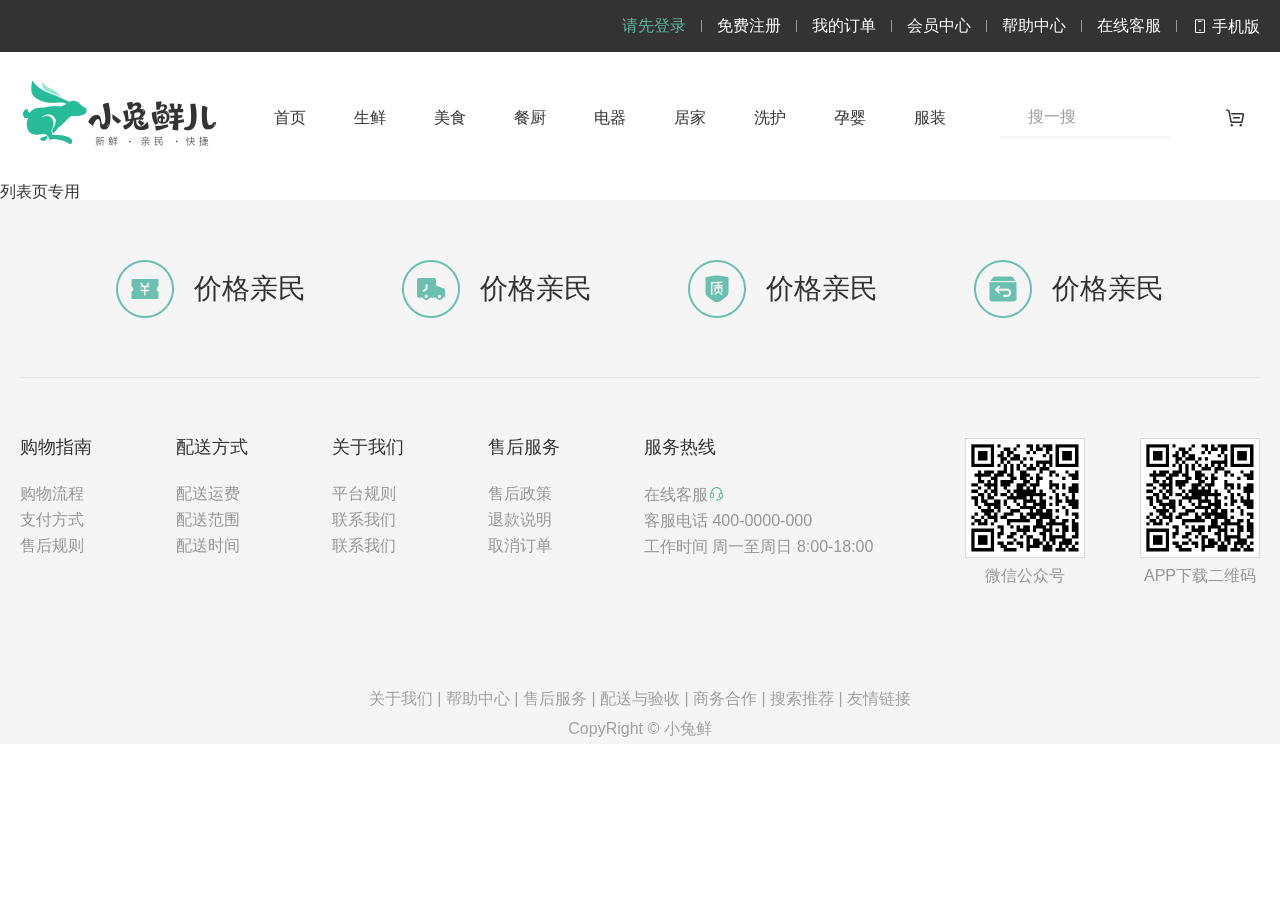
<file: 16-小兔鲜首页项目/list.html>
<!doctype html>
<html lang="en">
  <head>
    <meta charset="UTF-8" />
    <meta name="viewport" content="width=device-width, initial-scale=1.0" />
    <title>小兔鲜</title>
    <link rel="icon" href="./favicon.ico" type="image/x-icon" />
    <!-- 引入字体图标放在自己css文件前面 -->
    <link rel="stylesheet" href="./iconfont/iconfont.css" />
    <link rel="stylesheet" href="./css/base.css" />
    <link rel="stylesheet" href="./css/common.css" />
    <link rel="stylesheet" href="./css/index.css" />
  </head>
  <body>
    <!-- 网页的头部 -->
    <!-- 1.1快捷导航部分 -->
    <div class="shortcut">
      <div class="w">
        <ul>
          <li><a href="#">请先登录</a></li>
          <li class="line"></li>
          <li><a href="#">免费注册 </a></li>
          <li class="line"></li>
          <li><a href="#">我的订单</a></li>
          <li class="line"></li>
          <li><a href="#">会员中心</a></li>
          <li class="line"></li>
          <li><a href="#">帮助中心</a></li>
          <li class="line"></li>
          <li><a href="#">在线客服</a></li>
          <li class="line"></li>
          <li>
            <a href="#"><i class="iconfont icon-mobile-phone"></i>手机版</a>
          </li>
        </ul>
      </div>
    </div>
    <!-- 1.2 header制作   -->
    <header class="header w">
      <div class="logo">
        <h1>
          <a href="index.html" title="小兔鲜">小兔鲜</a>
        </h1>
      </div>
      <ul class="nav">
        <li><a href="#">首页</a></li>
        <li><a href="#">生鲜</a></li>
        <li><a href="#">美食</a></li>
        <li><a href="#">餐厨</a></li>
        <li><a href="#">电器</a></li>
        <li><a href="#">居家</a></li>
        <li><a href="#">洗护</a></li>
        <li><a href="#">孕婴</a></li>
        <li><a href="#">服装</a></li>
      </ul>
      <div class="search">
        <input type="text" placeholder="搜一搜" />
      </div>
      <div class="car">
        <i class="iconfont icon-cart-full"></i>
      </div>
    </header>
 列表页专用
    <!-- 1.3 网页的底部 -->
    <footer class="footer">
      <div class="w">
        <!-- 口号模块 -->
        <div class="slogan">
          <ul>
            <li>
              <h5></h5>
              <p>价格亲民</p>
            </li>
            <li>
              <h5 class="two"></h5>
              <p>价格亲民</p>
            </li>
            <li>
              <h5 class="three"></h5>
              <p>价格亲民</p>
            </li>
            <li>
              <h5 class="four"></h5>
              <p>价格亲民</p>
            </li>
          </ul>
        </div>
        <div class="service">
          <div class="service-left">
            <dl>
              <dt>购物指南</dt>
              <dd><a href="#">购物流程</a></dd>
              <dd><a href="#">支付方式</a></dd>
              <dd><a href="#">售后规则</a></dd>
            </dl>
            <dl>
              <dt>配送方式</dt>
              <dd><a href="#">配送运费</a></dd>
              <dd><a href="#">配送范围</a></dd>
              <dd><a href="#">配送时间</a></dd>
            </dl>
            <dl>
              <dt>关于我们</dt>
              <dd><a href="#">平台规则</a></dd>
              <dd><a href="#">联系我们</a></dd>
              <dd><a href="#">联系我们</a></dd>
            </dl>
            <dl>
              <dt>售后服务</dt>
              <dd><a href="#">售后政策 </a></dd>
              <dd><a href="#">退款说明</a></dd>
              <dd><a href="#">取消订单</a></dd>
            </dl>
            <dl>
              <dt>服务热线</dt>
              <dd>
                <a href="#"
                  >在线客服<i class="iconfont icon-customer-service"></i
                ></a>
              </dd>
              <dd><a href="#">客服电话 400-0000-000</a></dd>
              <dd><a href="#">工作时间 周一至周日 8:00-18:00</a></dd>
            </dl>
          </div>
          <div class="service-right">
            <ul>
                <li>
                    <img src="./images/app.png" alt="">
                    <p>微信公众号</p>
                </li>
                <li>
                    <img src="./images/app.png" alt="">
                    <p>APP下载二维码</p>
                </li>
            </ul>
          </div>
        </div>
        <div class="copyright">
            <p>
                <a href="#">关于我们</a>  |  <a href="#">帮助中心</a>  |  <a href="#">售后服务</a>  |  <a href="#">配送与验收</a>  |  <a href="#">商务合作</a>  |  <a href="#">搜索推荐</a>  |  <a href="#">友情链接</a>
            </p>
            <p>CopyRight © 小兔鲜</p>
        </div>
      </div>
    </footer>
  </body>
</html>
</file>
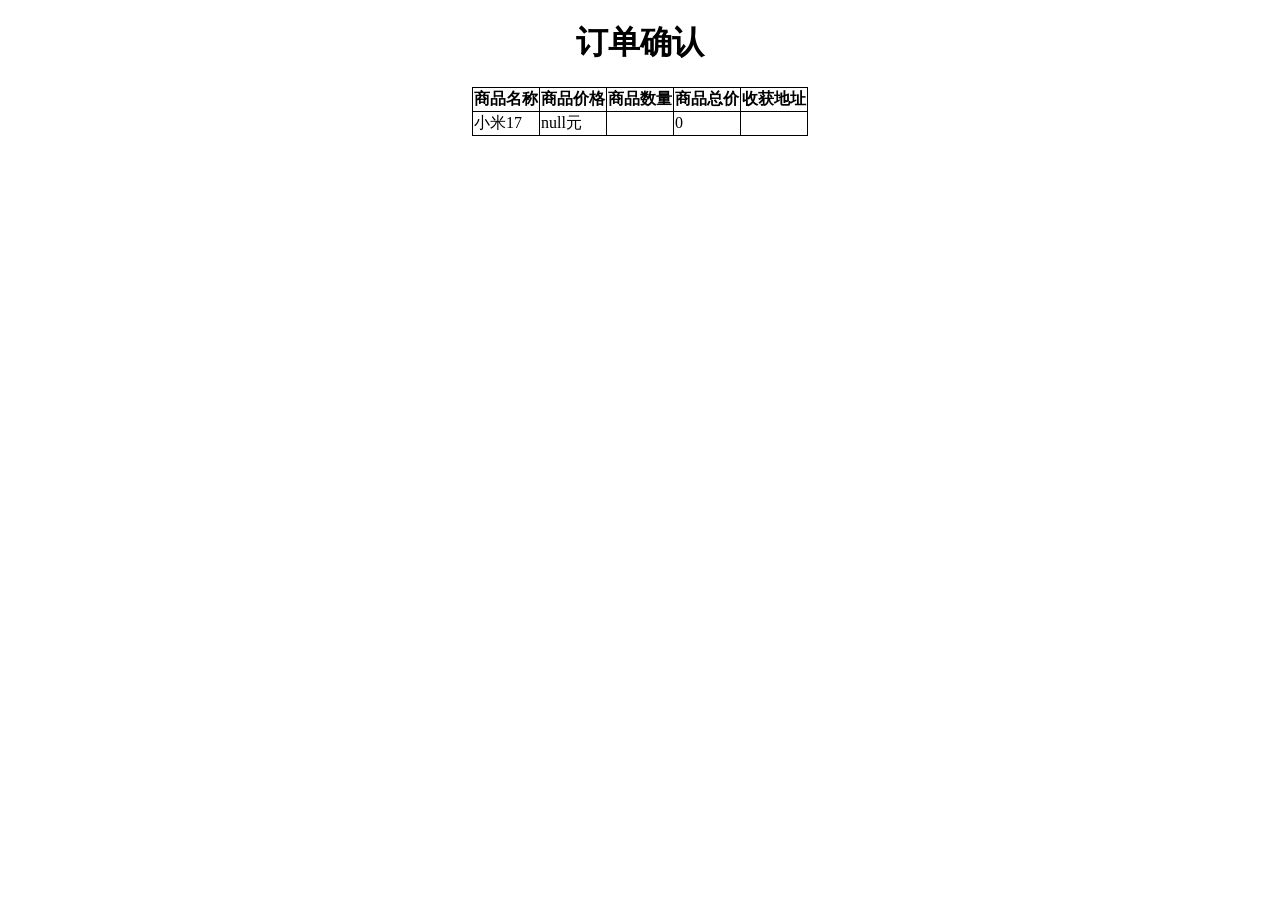
<file: html/01-页面.html>
<!doctype html>
<html lang="en">
  <head>
    <meta charset="UTF-8" />
    <meta name="viewport" content="width=device-width, initial-scale=1.0" />
    <title>Document</title>
    <style>
      /* 让表格居中 */
      table {
        margin: 0 auto;
      }
      h1 {
        text-align: center;
      }
      table,
      th,
      td {
        border-collapse: collapse;
        border: 1px solid #000;
      }
    </style>
  </head>
  <body>
    <h1>订单确认</h1>
    <table>
      <tr>
        <th>商品名称</th>
        <th>商品价格</th>
        <th>商品数量</th>
        <th>商品总价</th>
        <th>收获地址</th>
      </tr>
      <tr>
        <td>小米17</td>
        <td id="price"></td>
        <td id="num"></td>
        <td id="totalPrice"></td>
        <td id="address"></td>
      </tr>
    </table>
    <script>
      let price = prompt("请输入商品价格");
      let num = prompt("请输入数量");
      let address = prompt("请输入地址");
      let totalPrice = price * num;
      document.getElementById("price").innerHTML = price + "元";
      document.getElementById("num").innerHTML = num;
      document.getElementById("totalPrice").innerHTML = totalPrice;
      document.getElementById("address").innerHTML = address;
    </script>
  </body>
</html>
</file>
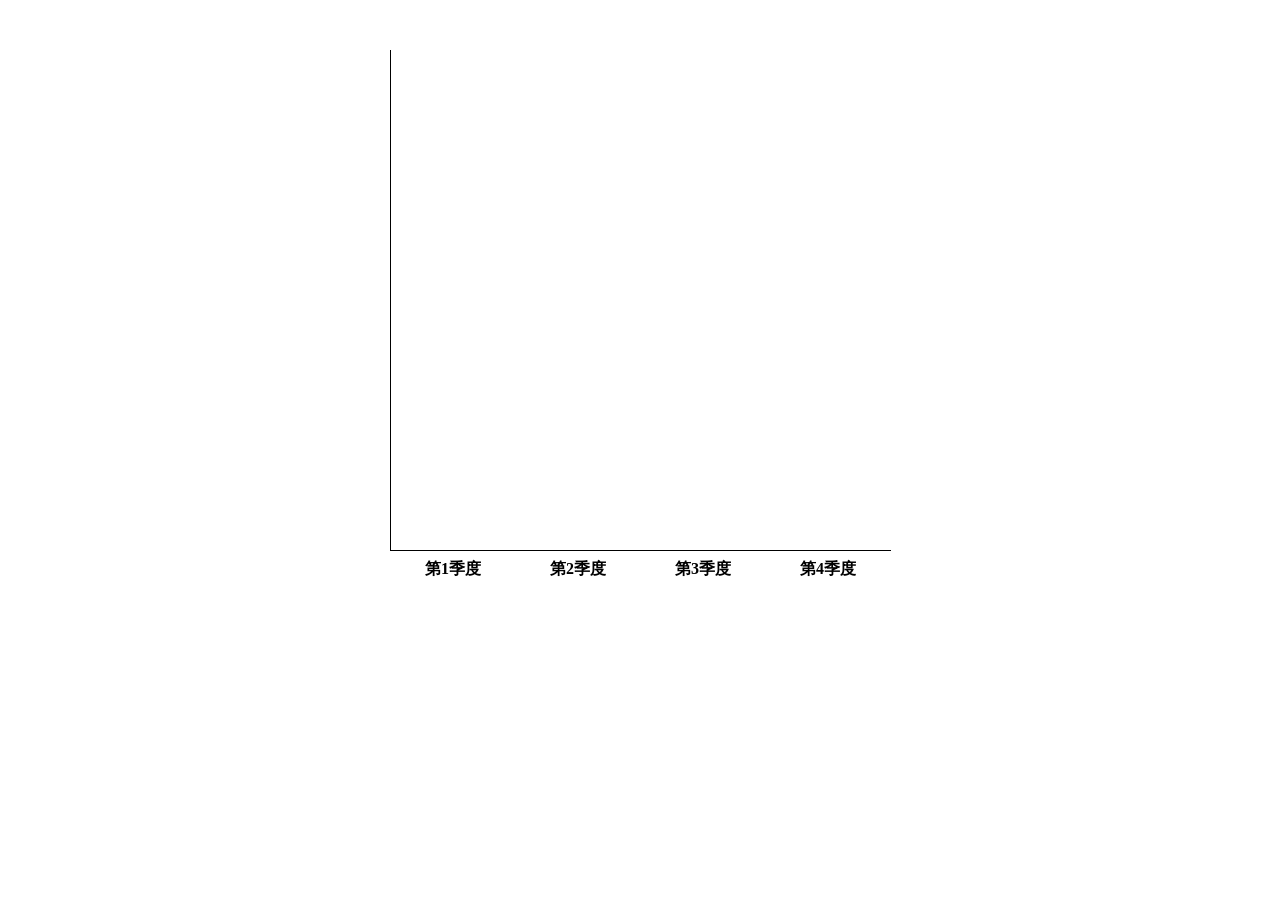
<file: html/02-各个季度数据.html>
<!doctype html>
<html lang="en">
  <head>
    <meta charset="UTF-8" />
    <meta name="viewport" content="width=device-width, initial-scale=1.0" />
    <title>Document</title>
    <style>
      .box {
        display: flex;
        width: 500px;
        height: 500px;
        margin: 50px auto;
        justify-content: space-around;
        align-items: flex-end;
        border-left: 1px solid #000;
        border-bottom: 1px solid #000;
        /* background-color: #549b7a; */
      }
      .item {
        display: flex;
        background-color: #549b7a;
        flex-direction: column;
        justify-content: space-between;
        text-align: center;
      }
      .item span {
        margin-top: -20px;
      }
      .item h4 {
        margin-bottom: -30px;
        width: 70px;
      }
    </style>
  </head>
  <body>
    <div class="box">
      <div class="item">
        <span></span>
        <h4>第1季度</h4>
      </div>
      <div class="item">
        <span></span>
        <h4>第2季度</h4>
      </div>
      <div class="item">
        <span></span>
        <h4>第3季度</h4>
      </div>
      <div class="item">
        <span></span>
        <h4>第4季度</h4>
      </div>
    </div>
    <script>
      let data = [];
      for (let i = 0; i < 4; i++) {
        let val = prompt(`请输入第${i + 1}季度数据 (例如: 200)`);
        data.push(val);
        let span = document.querySelector(`.item:nth-child(${i + 1}) span`);
        span.innerText = data[i];
        let item = document.querySelector(`.item:nth-child(${i + 1})`);
        item.style.height = `${data[i]}px`;
      }
    </script>
  </body>
</html>
</file>
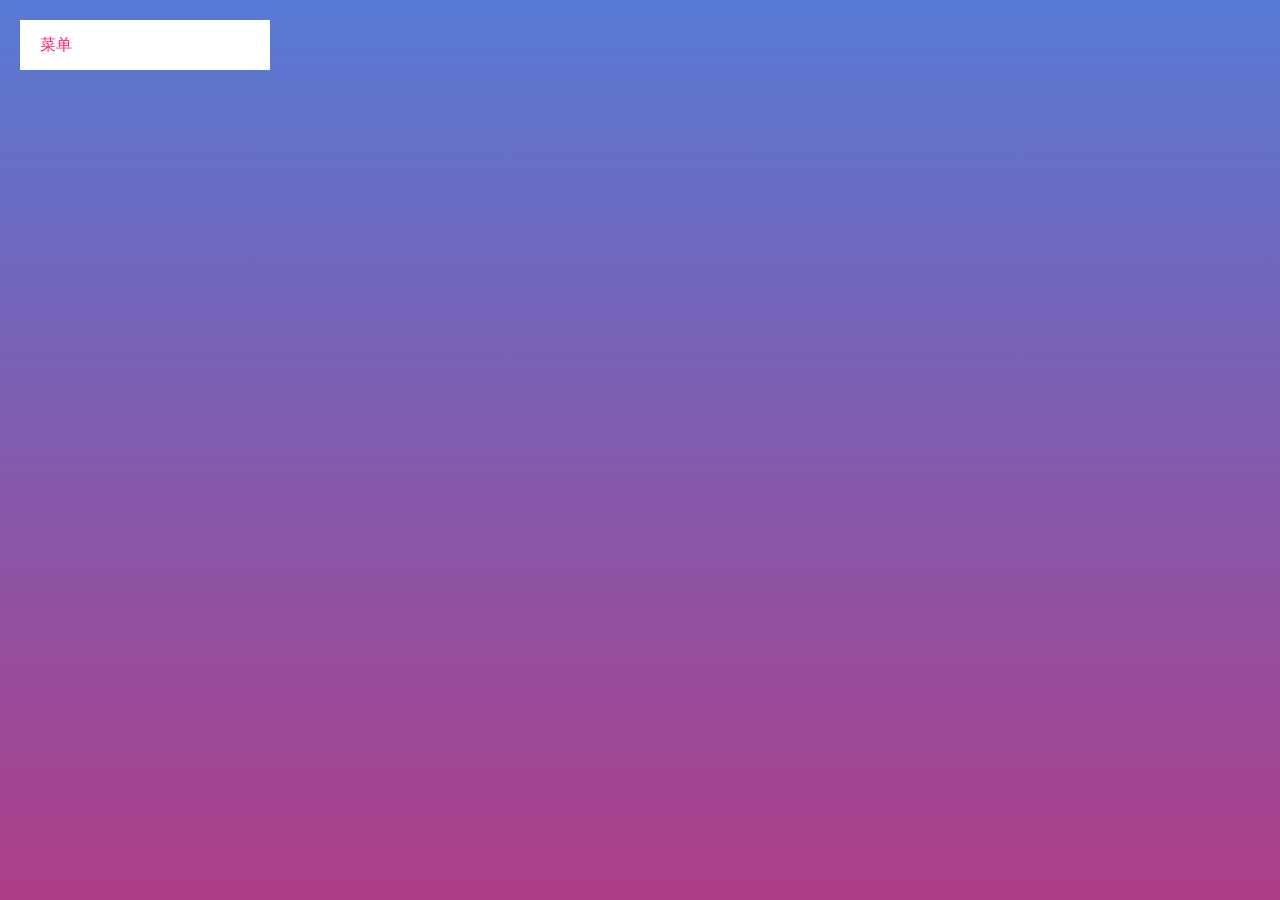
<file: html/17-综合案例1-动感菜单.html>
<!DOCTYPE html>
<html lang="en">

<head>
  <meta charset="UTF-8">
  <meta http-equiv="X-UA-Compatible" content="IE=edge">
  <meta name="viewport" content="width=device-width, initial-scale=1.0">
  <title>Document</title>
  <style>
    * {
      margin: 0;
      padding: 0;
      box-sizing: border-box;
    }

    ul,
    ol {
      list-style: none;

    }

    body {
      min-height: 100vh;
      background: linear-gradient(to bottom, #577ad4, #ad3d88);
    }

    .nav {
      width: 250px;
      height: 50px;
      background-color: #fff;
      position: fixed;
      top: 20px;
      left: 20px;
      z-index: 100;
      line-height: 50px;

    }

    .toggle {
      width: 100%;
      cursor: pointer;
      color: #ff216d;
      padding-left: 20px;
    }


    ul {
      position: relative;
      list-style: none;
      display: flex;
      flex-direction: column;
    }

    ul li {
      height: 50px;
      padding-left: 20px;
      background-color: #fff;
      color: #333;
      cursor: pointer;
      position: relative;
      opacity: 0;
      transform: translateX(-250px);
      /* transition: 过渡属性 持续时间 过渡曲线 延迟时间; */
      transition: all 0.5s calc(0.1s * var(--i));

      /* 单写的属性，延迟时间 */
      /* transition-delay: calc(0.1s * var(--i)); */

    }

    ul li:hover {
      background-color: #ebe7e7;
    }

    .nav:hover ul li {
      transform: translateX(0);
      opacity: 1;

    }
  </style>
</head>

<body>
  <div class="nav">
    <!-- 菜单 -->
    <div class="toggle">
      菜单
    </div>
    <!-- 二级菜单 -->
    <ul>
      <li style="--i:0;">主页</li>
      <li style="--i:1;">关于我们</li>
      <li style="--i:2;">售后服务</li>
      <li style="--i:3;">产品介绍</li>
      <li style="--i:4;">联系我们</li>
    </ul>
  </div>

</body>

</html>
</file>
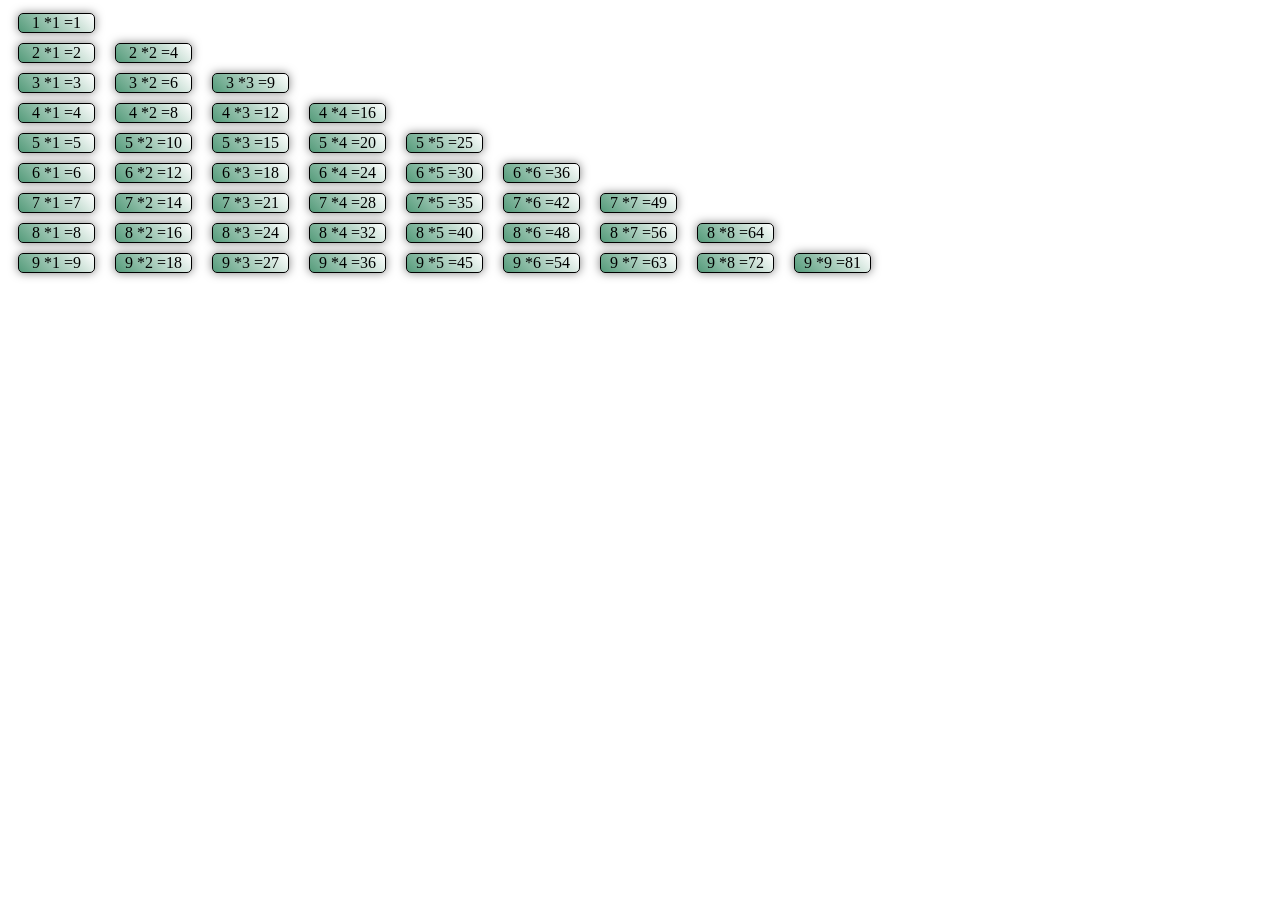
<file: html/99乘法表.html>
<!doctype html>
<html lang="en">
  <head>
    <meta charset="UTF-8" />
    <meta name="viewport" content="width=device-width, initial-scale=1.0" />
    <title>Document</title>
    <style>
      span {
        display: inline-block;
        width: 75px;
        margin: 5px 10px;
        text-align: center;
        border: 1px solid #000;
        /* 线性渐变 */
        background: linear-gradient(45deg, #549b7a, #fff);
        border-radius: 5px;
        box-shadow: 0 0 10px rgba(0, 0, 0, 0.5);
      }
    </style>
  </head>
  <body>
    <script>
      for (let i = 1; i <= 9; i++) {
        for (let j = 1; j <= i; j++) {
          document.write(`<span>${i} *${j} =${i * j}</span>`);
        }
        document.write("<br>");
      }
    </script>
  </body>
</html>
</file>
<file: 16-小兔鲜首页项目/iconfont/iconfont.css>
@font-face {
  font-family: "iconfont"; /* Project id 3703850 */
  src: url('iconfont.woff2?t=1665647794908') format('woff2'),
       url('iconfont.woff?t=1665647794908') format('woff'),
       url('iconfont.ttf?t=1665647794908') format('truetype');
}

.iconfont {
  font-family: "iconfont" !important;
  font-size: 16px;
  font-style: normal;
  -webkit-font-smoothing: antialiased;
  -moz-osx-font-smoothing: grayscale;
}

.icon-favorites-fill:before {
  content: "\e721";
}

.icon-cart-full:before {
  content: "\e746";
}

.icon-browse:before {
  content: "\e666";
}

.icon-comment:before {
  content: "\e668";
}

.icon-customer-service:before {
  content: "\e66a";
}

.icon-fabulous:before {
  content: "\e66f";
}

.icon-mobile-phone:before {
  content: "\e678";
}

.icon-search:before {
  content: "\e67d";
}

.icon-arrow-left-bold:before {
  content: "\e685";
}

.icon-arrow-right-bold:before {
  content: "\e687";
}
</file>
<file: 16-小兔鲜首页项目/css/base.css>
/* 去除常见标签默认的 margin 和 padding */
* {
  margin: 0;
  padding: 0;
  box-sizing: border-box;
}

/* 设置网页统一的字体大小、行高、字体系列相关属性 */
body {
  font: 16px/1 "Microsoft Yahei",
    "Hiragino Sans GB", "Heiti SC", "WenQuanYi Micro Hei", sans-serif;
  color: #333;
}

/* 去除列表默认样式 */
ul,
ol {
  list-style: none;
}

/* 去除默认的倾斜效果 */
em,
i {
  font-style: normal;
}

/* 去除a标签默认下划线，并设置默认文字颜色 */
a {
  text-decoration: none;
  color: #333;
}

/* 设置img的垂直对齐方式为居中对齐，去除img默认下间隙 */
img {
  vertical-align: middle;
}

/* 去除input默认样式 */
input {
  border: none;
  outline: none;
  color: #333;
}

h1,
h2,
h3,
h4,
h5,
h6 {
  font-weight: 400;
}
</file>
<file: 16-小兔鲜首页项目/css/common.css>
.w {
  width: 1240px;
  margin: 0 auto;
}
/* 网页的头部 */
/* 1.1快捷导航部分 */

.shortcut {
    height: 52px;
    background-color: #333;
}
.shortcut ul {
    display: flex;
    justify-content: flex-end;
    align-items: center;
    height: 52px;
}
.shortcut li a {
    color: #fff;
}
/* 1.2 快捷导航鼠标悬停效果 */
.shortcut li a:hover {
    color: #5EB69C;
}
.shortcut .line {
    width: 1px;
    height: 12px;
    background-color: #999;
    margin: 0 15px;
}
.shortcut li i {
    display: inline-block;
    font-size: 16px;
    margin-right: 4px;
}
.shortcut .phone:hover i {
    transition: all 0.5s;
    transform: rotate(360deg);
}
/* 修改第一个li里面的a的颜色为#5EB69C */
.shortcut li:first-child a {
    color: #5EB69C;
}

.header {
    position: sticky;
    top: 0;
    z-index: 999;
    display: flex;
    justify-content: space-between;
    align-items: center;   
    height: 132px;
    background-color: #fff;
}
.header .logo {
    width: 200px;
    height: 88px;
    background-color: #5EB69C;
}
.header .logo h1 {
    width: 100%;
    height: 100%;
}
.header .logo h1 a {
    display: block;
    width: 100%;
    height: 100%;
    background: url(../images/logo.png);
    text-indent: -9999px;
    overflow: hidden;
}
.nav {
    display: flex;
    gap: 48px;
}
.nav li a {
    display: block;
    height: 40px;
    line-height: 40px;
}
.nav li a:hover {
    color: #5EB69C;
    border-bottom: 2px solid #5EB69C;
}
.search input {
    width: 170px;
    height: 40px;
    border-bottom: 2px solid #F4F4F4;
    padding-left: 28px;
}
.search input::placeholder {
    font-size: 16px;
    color: #999;
}
.search {
    position: relative;
}
.search i{
    position: absolute;
    top: 7px;
    left: 0px;
    font-size: 22px;
    color: #999;
}
header .car i{
   font-size: 24px;
   margin-right: 12px;
}
header .car {
    position: relative;
}
header .car span{
    position: absolute;
    top: -10px;
    left: 10px;
    width: 20px;
    height: 20px;
    line-height: 20px;
    text-align: center;
    background-color: #E26237;
    border-radius: 50%;
    font-size: 14px;
    color: #fff;
}
/* 网页的底部 */
.footer{
    background-color: #F5F5F5;
}
.w .slogan {
    height: 178px;
    border-bottom: 1px solid #E8E8E8;
}
.slogan ul {
    display: flex;
    justify-content: space-evenly;
    align-items: center;
    height: 178px;
}
.slogan ul li{
    display: flex;
    align-items: center;
}
.slogan ul li h5{
    width: 58px;
    height: 58px;
    background: url(../images/sprite.png);
}
.slogan ul li p{
    font-size: 28px;
    margin-left: 20px;
}
.slogan ul li .two {
    background-position: 0 -58px;
}
.slogan ul li .three {
    background-position: 0 -116px;
}
.slogan ul li .four {
    background-position: 0 -174px;
}
.service{
    display: flex;
    justify-content: space-between;
    margin-top: 60px;
}
.service-left{
    display: flex;
    gap: 84px;
}
.service-left dt{
    font-size: 18px;
    margin-bottom: 30px;
}
.service-left dd{
    margin-bottom: 10px;
}
.service-left dd a{
    font-size: 16px;
    color: #969696;
}
.service-left dd a i{
    color: #5EB69C;
}
.service-right ul {
    display: flex;
    text-align: center;
}
.service-right ul li{
    margin-left: 55px;
    color: #969696;
}
.service-right ul li p{
    margin-top: 10px;
}
/* 版权模块 */
.copyright{
    text-align: center;
    margin-top: 100px;
    line-height: 30px;
    color: #A1A1A1 ;
}
.copyright a{
    font-size: 16px;
    color: #A1A1A1;
}
</file>
<file: 16-小兔鲜首页项目/css/index.css>
html {
  scroll-behavior: smooth;
}
.back {
  position: fixed;
  bottom: 100px;
  right: 0;
  width: 40px;
  height: 40px;
  background-color: rgba(0, 0, 0, 0.42);
  color: #fff;
}
.entry {
  height: 500px;
  background-color: #f5f5f5;
}
.entry .w {
  position: relative;
  height: 100%;
  /* background: url(../uploads/banner1.png) no-repeat center center; */
}
.banner {
  position: relative;
  height: 100%;
}
.banner .banner-dots {
  position: absolute;
  bottom: 20px;
  right: 10px;
}
.banner .banner-dots li {
  display: inline-block;
  width: 14px;
  height: 14px;
  background-color: RGBA(255, 255, 255, 0.5);
  border-radius: 50%;
  margin: 0 8px;
}
.banner .banner-dots li:hover {
  box-shadow: 0 0 0 4px rgba(255, 255, 255, 0.5);
  background-color: #fff;
}
.banner .banner-btn .right {
  position: absolute;
  top: 50%;
  right: 0;
  transform: translateY(-50%);
  width: 40px;
  height: 60px;
  background-color: rgba(0, 0, 0, 0.42);
  color: #fff;
}
.banner .banner-btn .right i {
  text-align: center;
  line-height: 60px;
  font-size: 35px;
}
.banner .banner-btn .left {
  position: absolute;
  top: 50%;
  left: 250px;
  transform: translateY(-50%);
  width: 40px;
  height: 60px;
  background-color: rgba(0, 0, 0, 0.42);
  color: #fff;
}
.banner .banner-btn .left i {
  text-align: center;
  line-height: 60px;
  font-size: 35px;
}
.category {
  position: absolute;
  top: 0;
  left: 0;
  width: 250px;
  height: 500px;
  background-color: rgba(0, 0, 0, 0.42);
  z-index: 99;
}
.category ul li {
  display: flex;
  justify-content: space-between;
  align-items: center;
  height: 50px;
  padding-left: 29px;
  padding-right: 12px;
  color: #fff;
}
.category ul li:hover {
  background-color: #00be9a;
}
.category ul li a {
  color: #fff;
  font-size: 14px;
}
.category ul li a:first-child {
  font-size: 16px;
  margin-right: 14px;
}
/* 新鲜好物模块 */
.box-head {
  display: flex;
  justify-content: space-between;
  align-items: center;
  height: 112px;
}
.box-head h2 {
  font-size: 30px;
}
.box-head h2 small {
  font-size: 16px;
  margin-left: 30px;
  color: #a1a1a1;
  font-weight: 400;
}
.box-head a {
  font-size: 16px;
  color: #a1a1a1;
}
.box-two ul {
  display: flex;
  justify-content: space-between;
  text-align: center;
  height: 404px;
}
.box-two ul li {
  width: 304px;
  height: 404px;
  background-color: #eef9f4;
  transition: all 0.3s;
}
.box-two ul li:hover {
  transform: translateY(-10px);
  /* 添加阴影效果 */
  box-shadow: 0 0 10px rgba(0, 0, 0, 0.3);
}
.box-two ul li img {
  width: 304px;
  height: 304px;
}
.box-two ul li .title {
  font-size: 20px;
  color: #333333;
  margin: 18px 0 8px 0;
  padding: 0 25px;
  /* 单行文字超出部分省略号 */
  overflow: hidden;
  white-space: nowrap;
  text-overflow: ellipsis;
}
.box-two ul li .price {
  font-size: 22px;
  color: #aa2113;
  margin-bottom: 15px;
}
.box-two ul li .price small {
  font-size: 22px;
}
.box-two ul li a {
  display: block;
  height: 100%;
}
.hot .box-two ul li {
  width: 304px;
  height: 404px;
  background-color: #ffffff;
}
.hot {
  margin-bottom: 60px;
}
.head {
  display: flex;
  justify-content: space-between;
  align-items: center;
  height: 102px;
  padding-top: 10px;
}
.head .head-right {
  display: flex;
}
.head h2 {
  font-size: 30px;
}
.head .head-right > a {
  font-size: 16px;
  color: #a1a1a1;
}
.head .head-right ul {
  display: flex;
  gap: 10px;
  margin-right: 60px;
}
.head .head-right ul li a {
  padding: 2px 8px;
}
.head .head-right ul li a:hover {
  font-size: 16px;
  background-color: #00be9a;
  color: #ffffff;
  /* 添加圆角 */
  border-radius: 10px;
}
.body {
  display: flex;
  justify-content: space-between;
}
.body .body-left {
  width: 248px;
  height: 610px;
  background-color: #ffffff;
}
.body .body-right {
  display: flex;
  width: 968px;
  height: 610px;
  background-color: #ffffff;
  /* 实现换行 */
  flex-wrap: wrap;
}
.body .body-right li {
  position: relative;
  width: 242px;
  height: 305px;
  padding: 10px 21px 0;
  border: 2px solid transparent;
  overflow: hidden;
}
.body .body-right li:hover {
  border-color: #00be9a;
}
.body .body-right li:hover .box-lv {
  transform: translateY(-83px);
}
.body .body-right li .box-lv {
  position: absolute;
  left: 0;
  bottom: -83px;
  width: 100%;
  height: 83px;
  background-color: #00be9a;
  transition: all 0.3s;
  font-size: 24px;
  color: #fff;
  text-align: center;
  line-height: 83px;
}
.body .body-right li a {
  display: block;
  width: 100%;
  height: 100%;
  line-height: 19px;
}
.body .body-right li img {
  width: 200px;
  height: 180px;
}
.body .body-right li .title {
  margin-top: 10px;
  font-size: 16px;
}
.body .body-right li .price {
  font-size: 22px;
  color: #af2f22;
  margin-top: 12px;
}
.body .body-right li .price small {
  font-size: 22px;
}
/* 单行文本溢出省略号写一个新的类名 */
.ellipsis {
  overflow: hidden;
  white-space: nowrap;
  text-overflow: ellipsis;
}
.new ul {
  display: flex;
  gap: 12px;
}
.new ul li {
  flex: 1;
  height: 355px;
}
.new ul li:hover img {
  transform: scale(1.2);
}
.new .img{
  overflow: hidden;
}
.new ul li img {
  width: 100%;
  transition: all 0.5s;
  
}
.new ul li .con {
  display: flex;
  height: 67px;
  padding: 0 15px;
  justify-content: space-between;
  align-items: center;
  font-size: 14px;
  color: #666666;
}
.new .con .like {
  margin-right: 20px;
}
</file>
<file: 优医问诊/css/base.css>
body {
  margin: 0;
  font-family: -apple-system, BlinkMacSystemFont, Helvetica Neue, Helvetica, Segoe UI, Arial, Roboto, PingFang SC, miui, Hiragino Sans GB, Microsoft Yahei, sans-serif;

}

body * {
  box-sizing: border-box;

}

a {
  text-decoration: none;
  -webkit-tap-highlight-color: rgba(0, 0, 0, 0);
  /* 移除移动端点击高亮 */
}


input,
button,
textarea {
  color: inherit;
  font: inherit;
  border: none;

}

a:focus,
input:focus,
button:focus,
textarea:focus {
  outline: none;
}

ol,
ul {
  list-style: none
}

h1,
h2,
h3,
h4,
h5,
h6,
p,
ul,
ol {
  margin: 0;
  padding: 0
}
</file>
<file: 优医问诊/css/index.css>
:root {
  --text1: #121826;
  --text2: #3c3e42;
  --text3: #848484;
  --text4: #979797;
  --text5: #c3c3c5;
  --text6: #6f6f6f;
  --text-green: #2cb5a5;
}
body{
    padding-bottom: 22.6667vw;
}
.home-header {
  position: relative;
  height: 130.0001px;
  padding: 30px 19.9999px 0 19.9999px;
}

.home-header::before {
  content: "";
  position: absolute;
  top: 0;
  left: 0;
  width: 100%;
  height: 109.9999px;
  background: linear-gradient(
    180deg,
    hsla(176.3, 59.5%, 52.5%, 0.85) 0%,
    hsl(183.8, 67.8%, 46.3%) 100%
  );
  border-bottom-left-radius: 150px 19.9999px;
  border-bottom-right-radius: 150px 19.9999px;
}

.home-header h1 {
  position: relative;
  color: #fff;
  font-size: 18px;
  font-weight: 400;
}

.home-header .search {
  position: absolute;
  bottom: 0;
  padding-left: 21px;
  width: calc(100% - 30px);
  height: 40.0001px;
  line-height: 40.0001px;
  color: var(--text4);
  font-size: 13.0001px;
  border-radius: 22.0001px;
  background: hsl(0, 0%, 100%);
  box-shadow: 0px 7.5px 10.9999px -3.4999px hsla(212.3, 72.2%, 92.9%, 0.82);
}
.home-header .search img {
  vertical-align: middle;
  width: 16.0001px;
  height: 16.0001px;
  margin-right: 10.0001px;
}
.home-nav {
  padding: 6.1333vw 4vw;
}
.home-nav .row {
  display: flex;
}
.home-nav .row li {
  flex: 1;
  text-align: center;
}
.home-nav .row li img {
  width: 12.2667vw;
  height: 12.2667vw;
}
.home-nav .row li h3 {
  font-size: 3.7333vw;
  font-weight: 600;
  color: var(--text1);
  margin-bottom: .5333vw;
}
.home-nav .row li p {
  font-size: 2.9333vw;
  color: var(--text3);
}
.home-nav .col-4 li img {
  width: 8.2667vw;
  height: 8.2667vw;
}
.home-nav .col-4 li p {
  font-size: 3.4667vw;
  color: var(--text2);
}
.banner {
  height: 120px;
  padding: 10.0001px 15px;
}
.banner img {
  width: 100%;
  height: 100%;
}
/* tabs模块制作 */
.tabs-card {
  position: sticky;
  top: 0;
  height: 43.9999px;
  line-height: 43.9999px;
  background-color: #fff;
}
.tabs-card ul {
  display: flex;
}
.tabs-card ul li {
  padding: 0 13.0001px;
  color: var(--text4);
  font-size: 13.9999px;
}
.tabs-card ul .active {
  color: var(--text1);
  font-weight: 500;
}
.tabs-card .line {
  position: absolute;
  left: 0;
  bottom: 0;
  width: 19.9999px;
  height: 1.9999px;
  background: var(--text-green);
  transform: translateX(70.0001px);
}
.tabs-content {
  padding: 0 15px;
}
.con-item {
  padding: 19.9999px 0 15px;
  border-bottom: 1.0001px solid var(--text5);
}
.con-item .con-head {
  display: flex;
  justify-content: space-between;
  height: 40.0001px;
  align-items: center;
}
.con-head .avatar {
  height: 40.0001px;
  width: 40.0001px;
  margin-right: 10.0001px;
}
.con-head .avatar img {
  width: 100%;
  height: 100%;
  border-radius: 50%;
}
.con-head button {
  width: 66px;
  height: 27px;
  color: var(--text-green);
  border: 1.0001px solid var(--text-green);
  text-align: center;
  line-height: 27px;
  border-radius: 13.5px;
  font-size: 10.9999px;
  background: transparent;
}
.con-head .info {
  flex: 1;
}
.con-head .info .name {
  font-size: 13.9999px;
  color: var(--text3);
  margin-bottom: 10.0001px;
}
.con-head .info .desc {
  font-size: 12px;
  color: var(--text4);
}
.con-body .title {
  font-size: 16.0001px;
  color: var(--text1);
  margin: 7.9999px 0;
  font-weight: 600;
}
.con-body .tags {
  font-size: 12px;
  color: var(--text-green);
}
.con-body .info {
  font-size: 12px;
  color: var(--text6);
  line-height: 24px;
  /* 多行显示省略号 */
  overflow: hidden;
  text-overflow: ellipsis;
  -webkit-box-orient: vertical;
}
.con-body .imgs {
  display: flex;
  justify-content: space-between;
  margin: 7.9999px 0 10.0001px;
}
.con-body .imgs figure {
  width: 106.0001px;
  height: 106.0001px;
  margin: 0;
  border-radius: 15px;
  overflow: hidden;
}
.con-body .imgs figure img {
  width: 100%;
  height: 100%;
}
.con-body .logs{
    font-size: 12px;
    color:var(--text5);
}
.footer {
    position: fixed;
    bottom: 0;
    left: 0;
    width: 100%;
    height: 22.6667vw;
    background-color: #fff;
}
.footer ul{
    height: 13.6vw;
    display: flex;
}
.footer ul li{
    flex: 1;
    text-align: center;
    padding-top: 2.6667vw;
}
.footer ul li img{
    width: 4.5333vw;
    height: 4.8vw;
}
.footer ul li p{
    font-size: 2.6667vw;
    color: var(--text6)
}
</file>
<file: 07-响应网页开发/代码/03-响应式国外网站/css/base.css>
body {
  margin: 0;
  font-family: -apple-system, BlinkMacSystemFont, "Segoe UI", Roboto, Oxygen, Ubuntu, Cantarell, "Open Sans", "Helvetica Neue", sans-serif, -apple-system, BlinkMacSystemFont, "Segoe UI", Roboto, Oxygen, Ubuntu, Cantarell, "Open Sans", "Helvetica Neue", sans-serif;
  background: rgb(242, 246, 255);
}

article,
aside,
details,
figcaption,
figure,
footer,
header,
main,
menu,
nav,
section,
summary {
  display: block
}

audio,
canvas,
progress,
video {
  display: inline-block
}

audio:not([controls]) {
  display: none;
  height: 0
}

progress {
  vertical-align: baseline
}

[hidden],
template {
  display: none
}

a {
  background-color: transparent;
  -webkit-text-decoration-skip: objects
}

a:active,
a:hover {
  outline-width: 0
}

abbr[title] {
  border-bottom: none;
  text-decoration: underline;
  -webkit-text-decoration: underline dotted;
  text-decoration: underline dotted
}

b,
strong {
  font-weight: inherit;
  font-weight: bolder
}

dfn {
  font-style: italic
}

h1 {
  font-size: 2em;
  margin: .67em 0
}

mark {
  background-color: #ff0;
  color: #000
}

small {
  font-size: 80%
}

sub,
sup {
  font-size: 75%;
  line-height: 0;
  position: relative;
  vertical-align: baseline
}

sub {
  bottom: -.25em
}

sup {
  top: -.5em
}

img {
  border-style: none
}

svg:not(:root) {
  overflow: hidden
}

code,
kbd,
pre,
samp {
  font-family: monospace, monospace;
  font-size: 1em
}

figure {
  margin: 1em 40px
}

hr {
  box-sizing: content-box;
  height: 0;
  overflow: visible
}

button,
input,
optgroup,
select,
textarea {
  font: inherit;
  margin: 0
}

optgroup {
  font-weight: 700
}

button,
input {
  overflow: visible
}

button,
select {
  text-transform: none
}

[type=reset],
[type=submit],
button,
html [type=button] {
  -webkit-appearance: button
}

[type=button]::-moz-focus-inner,
[type=reset]::-moz-focus-inner,
[type=submit]::-moz-focus-inner,
button::-moz-focus-inner {
  border-style: none;
  padding: 0
}

[type=button]:-moz-focusring,
[type=reset]:-moz-focusring,
[type=submit]:-moz-focusring,
button:-moz-focusring {
  outline: 1px dotted ButtonText
}

fieldset {
  border: 1px solid silver;
  margin: 0 2px;
  padding: .35em .625em .75em
}

legend {
  box-sizing: border-box;
  color: inherit;
  display: table;
  max-width: 100%;
  padding: 0;
  white-space: normal
}

textarea {
  overflow: auto
}

[type=checkbox],
[type=radio] {
  box-sizing: border-box;
  padding: 0
}

[type=number]::-webkit-inner-spin-button,
[type=number]::-webkit-outer-spin-button {
  height: auto
}

[type=search] {
  -webkit-appearance: textfield;
  outline-offset: -2px
}

[type=search]::-webkit-search-cancel-button,
[type=search]::-webkit-search-decoration {
  -webkit-appearance: none
}

::-webkit-input-placeholder {
  color: inherit;
  opacity: .54
}

::-webkit-file-upload-button {
  -webkit-appearance: button;
  font: inherit
}

html {
  box-sizing: border-box;
  overflow-y: scroll
}

*,
:after,
:before {
  box-sizing: inherit
}

ul,
li {
  list-style: none
}

img {
  max-width: 100%;
}

h1 {
  font-size: 2.25rem
}

h1,
h2 {
  padding: 0;
  margin: 0 0 1.45rem;
  color: inherit;
  font-family: -apple-system, BlinkMacSystemFont, Segoe UI, Roboto, Oxygen, Ubuntu, Cantarell, Fira Sans, Droid Sans, Helvetica Neue, sans-serif;
  font-weight: 700;
  text-rendering: optimizeLegibility;
  line-height: 1.1
}

h2 {
  font-size: 1.62671rem
}

h3 {
  font-size: 1.38316rem
}

h3,
h4 {
  padding: 0;
  margin: 0 0 1.45rem;
  color: inherit;
  font-family: -apple-system, BlinkMacSystemFont, Segoe UI, Roboto, Oxygen, Ubuntu, Cantarell, Fira Sans, Droid Sans, Helvetica Neue, sans-serif;
  font-weight: 700;
  text-rendering: optimizeLegibility;
  line-height: 1.1
}

h4 {
  font-size: 1rem
}

h5 {
  font-size: .85028rem
}

h5,
h6 {
  padding: 0;
  margin: 0 0 1.45rem;
  color: inherit;
  font-family: -apple-system, BlinkMacSystemFont, Segoe UI, Roboto, Oxygen, Ubuntu, Cantarell, Fira Sans, Droid Sans, Helvetica Neue, sans-serif;
  font-weight: 700;
  text-rendering: optimizeLegibility;
  line-height: 1.1
}

h6 {
  font-size: .78405rem
}

hgroup {
  padding: 0;
  margin: 0 0 1.45rem
}

ol,
ul {
  padding: 0;
  margin: 0;
  list-style-position: outside;
  list-style-image: none
}

dd,
dl,
figure,
p {
  padding: 0;
  margin: 0;
}

pre {
  margin: 0 0 1.45rem;
  font-size: .85rem;
  line-height: 1.42;
  background: rgba(0, 0, 0, .04);
  border-radius: 3px;
  overflow: auto;
  word-wrap: normal;
  padding: 1.45rem
}

table {
  font-size: 1rem;
  line-height: 1.45rem;
  border-collapse: collapse;
  width: 100%
}

fieldset,
table {
  padding: 0;
  margin: 0 0 1.45rem
}

blockquote {
  padding: 0;
  margin: 0 1.45rem 1.45rem
}

form,
noscript {
  padding: 0;
  margin: 0 0 1.45rem
}

iframe {
  padding: 0;
  margin: 0
}

hr {
  padding: 0;
  margin: 0 0 calc(1.45rem - 1px);
  background: rgba(0, 0, 0, .2);
  border: none;
  height: 1px
}

address {
  padding: 0;
  margin: 0 0 1.45rem
}

b,
dt,
strong,
th {
  font-weight: 700
}



blockquote :last-child,
li :last-child,
p :last-child {
  margin-bottom: 0
}

code,
kbd,
samp {
  font-size: .85rem;
  line-height: 1.45rem
}

abbr,
abbr[title],
acronym {
  border-bottom: 1px dotted rgba(0, 0, 0, .5);
  cursor: help
}

abbr[title] {
  text-decoration: none
}

td,
th,
thead {
  text-align: left
}

td,
th {
  border-bottom: 1px solid rgba(0, 0, 0, .12);
  font-feature-settings: "tnum";
  -moz-font-feature-settings: "tnum";
  -ms-font-feature-settings: "tnum";
  -webkit-font-feature-settings: "tnum";
  padding: .725rem .96667rem calc(.725rem - 1px)
}

td:first-child,
th:first-child {
  padding-left: 0
}

td:last-child,
th:last-child {
  padding-right: 0
}

code,
tt {
  background-color: rgba(0, 0, 0, .04);
  border-radius: 3px;
  font-family: SFMono-Regular, Consolas, Roboto Mono, Droid Sans Mono, Liberation Mono, Menlo, Courier, monospace;
  padding: .2em 0
}

pre code {
  background: none;
  line-height: 1.42
}

code:after,
code:before,
tt:after,
tt:before {
  letter-spacing: -.2em;
  content: " "
}

pre code:after,
pre code:before,
pre tt:after,
pre tt:before {
  content: ""
}

@media only screen and (max-width: 480px) {
  html {
    font-size: 100%
  }
}
</file>
<file: 07-响应网页开发/代码/03-响应式国外网站/css/index.css>
.topbar {
    height: 42px;
    line-height: 42px;
    background-color: #000;
    color: #fff;
    font-size: 15px;
    text-align: center;
}

.bg {
    overflow: hidden;
    position: absolute;
    z-index: -1;
    width: 100%;
    height: 1200px;
    background: linear-gradient(189.16deg,
            rgb(57, 15, 199) 13.57%,
            rgb(40, 35, 77) 98.38%);
}

.w {
    max-width: 1234px;
    margin: 0 auto;
    padding: 0 30px;
}

.ball1 {
    width: 500px;
    height: 500px;
    border-radius: 50%;
    position: absolute;
    top: 250px;
    left: 200px;
    background: linear-gradient(rgba(47, 184, 255, 0.42) 31.77%, rgb(158, 236, 217) 100%);
    
    animation: move 15s ease 0s infinite alternate  ;
}

.ball2 {
    width: 500px;
    height: 500px;
    border-radius: 50%;
    position: absolute;
    top: 450px;
    left: 300px;
    background: linear-gradient(rgba(186, 117, 255, 0.49) 26.56%, rgb(57, 19, 184) 100%);
    
    animation: move 20s ease 0s infinite alternate  ;
}
@keyframes move {
    0% {
        transform: translate(0px, -50px) rotate(-90deg);
        border-radius: 24% 76% 35% 65% / 27% 36% 64% 73%;
    }

    100% {
        transform: translate(500px, 100px) rotate(-10deg);
        border-radius: 76% 24% 33% 67% / 68% 55% 45% 32%;
    }
}

.header {
    display: flex;
    justify-content: space-between;
    padding-top: 60px;
}

.header .logo {
    width: 44px;
    height: 44px;
    margin: 0;
}

.nav {
    display: grid;
    grid-template-columns: repeat(7, auto);
    gap: 26px;
}

.nav a button {
    display: flex;
    align-items: center;
    padding: 10px 20px;
    background: none;
    border: 0;
    border-radius: 14px;
    cursor: pointer;
    transition: all 0.3s ease-in-out;
}

.nav a button:hover {
    background-color: rgba(255, 255, 255, 0.1);
}

.nav a button img {
    width: 24px;
    height: 24px;
    margin-left: 10px;
}

.nav a button p {
    font-size: 15px;
    color: #fff;
    margin-left: 10px;
}

.mobile-nav {
    /* display: none; */
    display: none;
    position: relative;
    -webkit-box-pack: center;
    justify-content: center;
    align-items: center;
    width: 44px;
    height: 44px;
    right: 0px;
    border-radius: 50%;
    background: rgba(15, 14, 71, 0.3);
    box-shadow: rgba(255, 255, 255, 0.2) 0px 0px 0px 0.5px inset;
    backdrop-filter: blur(40px);
    cursor: pointer;
}

.mobile-nav img {
    width: 24px;
    height: 24px;
}

/* 导航栏的响应式效果 */
@media (max-width: 1024px) {
    .nav {
        grid-template-columns: repeat(6, auto);
    }

    .nav a:nth-child(4) {
        display: none;
    }
}

@media (max-width: 900px) {
    .nav {
        grid-template-columns: repeat(5, auto);
    }

    .nav a:nth-child(3) {
        display: none;
    }
}

@media (max-width: 768px) {
    .nav {
        grid-template-columns: repeat(4, auto);
    }

    .nav a:nth-child(2) {
        display: none;
    }
}

@media (max-width: 550px) {
    .nav {
        display: none;
    }

    .header {
        padding-top: 20px;
    }

    .mobile-nav {
        display: flex;
    }
}

/*  课程模块 */
.course {
    display: grid;
    grid-template-columns: 380px auto;
    align-items: end;
    gap: 80px;
    margin-top: 60px;
}

.course-l {
    color: #fff;
}

.course-l .time {
    font-size: 15px;
    font-weight: 600;
    line-height: 18px;
    color: rgba(255, 255, 255, 0.7);
}

.course-l h2 {
    font-size: 40px;
    line-height: 48px;
    margin: 20px 0;
}

.course-l p {
    font-size: 17px;
    line-height: 24px;
    color: rgba(255, 255, 255, 0.7);
}

.course-r {
    display: flex;
    justify-content: space-between;

    margin-bottom: 20px;
}

.icon ul {
    display: grid;
    grid-template-columns: repeat(7, 1fr);
    gap: 20px;
}

.icon li {
    list-style: none;
}

.icon li img {
    width: 44px;
    height: 44px;
}

.search {
    position: relative;
}

.search img {
    position: absolute;
    left: 10px;
    top: 10px;
    width: 24px;
    height: 24px;
}

.search input {
    border: 0;
    outline: 0;
    width: 204px;
    height: 44px;
    padding: 10px 42px;
    border-radius: 30px;
    background: linear-gradient(rgba(99, 106, 150, 0.8) 0%,
            rgba(182, 186, 214, 0.6) 100%);
    box-shadow:
        rgba(0, 0, 0, 0.15) 0px 20px 40px,
        rgba(255, 255, 255, 0.3) 0px 0px 0px 0.5px inset;
    color: rgb(255, 255, 255);
}

.search input:focus {
    box-shadow:
        rgba(47, 184, 255, 0.3) 0px 10px 40px,
        rgb(47, 184, 255) 0px 0px 0px 1px inset;
    background: linear-gradient(rgba(24, 32, 79, 0.4) 0%,
            rgba(24, 32, 79, 0.25) 100%);
}

@media (max-width: 1280px) {
    .course {
        grid-template-columns: 1fr;
        gap: 30px;
    }

    .course-l {
        max-width: 380px;
    }
}

@media (max-width: 1024px) {
    .course-l {
        max-width: 380px;
        margin: 0 auto;
        text-align: center;
    }
}

@media (max-width: 700px) {
    .course-r {
        display: grid;
        gap: 20px;
        justify-content: center;
        justify-items: center;
    }
}

.content {
    display: grid;
    grid-template-columns: 1fr 1fr;
    gap: 20px;
    justify-content: center;
    max-width: 1254px;
    margin: 40px auto;
    padding: 0 30px;
}

.content .content-box {
    display: grid;
    grid-template-columns: auto auto;
    gap: 20px;
    width: 586px;
    height: 400px;
    padding: 20px;
    background: rgba(255, 255, 255, 0.6);
    box-shadow: rgba(0, 0, 0, 0.1) 0px 0px 0px 0.5px inset;
    border-radius: 20px;
}

.content-box .box-l>p {
    font-size: 13px;
    line-height: 130%;
    color: rgba(0, 0, 0, 0.7);
    font-weight: 600;
    margin-bottom: 16px;
    /* 增加与下方列表的间距 */
    /* 删除了 position: absolute; top: 0px; left: 0px; */
}

.content-box a {
    text-decoration: none;
}

.content .box-l ul {
    display: grid;
    gap: 8px;
    /* 列表项之间的间距 */
    flex: 1;
    /* 自动撑满下方剩余的所有高度 */
    overflow-y: auto;
    /* 仅让 ul 区域滚动 */
    scrollbar-width: none;
    /* 隐藏滚动条 (Firefox) */
    -ms-overflow-style: none;
    /* 隐藏滚动条 (IE/Edge) */
    mask-image: linear-gradient(rgb(255, 255, 255) 80%,
            rgba(255, 255, 255, 0) 100%);
}

/* 鼠标悬浮时的效果，提供反馈 */
.content .box-l li a:hover {
    background: rgba(0, 0, 0, 0.03);
}

/* 选中状态（active）的专属样式 */
.content .box-l li a.active {
    background: rgba(68, 66, 178, 0.1);
    /* 采用和你左侧序号、时间标签同色系的底色 */
    box-shadow: rgba(0, 0, 0, 0.1) 0px 0px 0px 0.5px inset;
    /* 还原图里那一圈细细的内边框 */
    border-radius: 10px;
    /* 确保背景色和圆角贴合 */
}

.content .box-l ul::-webkit-scrollbar {
    display: none;
    /* 隐藏滚动条 (Chrome/Safari) */
}

.num {
    width: 36px;
    height: 36px;
    background: rgba(68, 66, 178, 0.1);
    border-radius: 50px;
    display: grid;
    -webkit-box-align: center;
    place-items: center;
}

.num p {
    font-style: normal;
    font-weight: normal;
    font-size: 20px;
    line-height: 140%;
    margin: 0px;
    text-align: center;
    color: rgb(0, 0, 0);
}

.content .box-l {
    display: flex;
    /* 改用 flex 布局 */
    flex-direction: column;
    /* 垂直排列 */
    width: 287px;
    height: 100%;
    position: relative;
    overflow: hidden;
    /* 移除了原本这里的 overflow, padding, 和 mask-image */
}

.content .box-l::-webkit-scrollbar {
    display: none;
    /* Chrome, Safari, Opera */
}

.content li a {
    position: relative;
    display: grid;
    grid-template-columns: 46px auto;
    gap: 10px;
    width: 100%;
    min-width: 220px;
    max-width: 320px;
    padding: 10px;
    border-radius: 10px;
}

.content .text {
    display: grid;
    gap: 8px;
    align-self: center;
}

.content .text-top {
    display: grid;
    grid-template-columns: auto auto;
    max-width: 160px;
    gap: 8px;
    align-self: center;
}

.content .text-top .time {
    font-style: normal;
    font-weight: normal;
    font-size: 13px;
    line-height: 130%;
    position: absolute;
    width: 48px;
    height: 20px;
    background: rgba(68, 66, 178, 0.1);
    color: rgb(0, 0, 0);
    border-radius: 5px;
    text-align: center;
    margin: 0px;
    padding-top: 2px;
    top: 10px;
    right: 10px;
}

.content .text-top>p {
    font-size: 15px;
    line-height: 18px;
    font-weight: 600;
    color: rgb(0, 0, 0);
}

.content .text .text-bottom {
    font-size: 15px;
    line-height: 18px;
    font-weight: normal;
    color: rgba(0, 0, 0, 0.7);
    display: -webkit-box;
    -webkit-line-clamp: 2;
    -webkit-box-orient: vertical;
    overflow: hidden;
}

.content .content-box .box-r {
    position: relative;
    display: grid;
    grid-template-columns: 1fr;
    grid-template-rows: 1fr 1fr;
    min-width: 200px;
    height: 360px;
    border-radius: 20px;
    background: linear-gradient(209.21deg,
            rgb(255, 112, 112) 13.57%,
            rgb(27, 25, 62) 98.38%);
    box-shadow:
        rgba(27, 25, 62, 0.3) 0px 20px 40px,
        rgba(0, 0, 0, 0.05) 0px 1px 3px;
    padding: 20px;
    transition: all 0.8s cubic-bezier(0.075, 0.82, 0.165, 1);
    transform: scale(1);
}

.content .content-box .box-r:hover {
    transform: scale(1.1);
    /* 放大 1.05 倍，实现图2溢出左侧背景框的效果 */
    box-shadow:
        rgba(27, 25, 62, 0.5) 0px 30px 60px,
        rgba(0, 0, 0, 0.1) 0px 4px 10px;
    z-index: 2;
    /* 确保放大时层级最高，不被其他元素遮挡 */
}

.content .content-box .box-r .img {
    position: relative;
    display: grid;
    -webkit-box-pack: center;
    justify-content: center;
    justify-items: center;
    height: 150px;
}

.content .content-box .box-r .img .svg {
    position: absolute;
    display: grid;
    grid-template-columns: 1fr;
    row-gap: 10px;
    top: 0px;
    right: 0px;
    transition: all 0.8s cubic-bezier(0.075, 0.82, 0.165, 1);
}

.content .content-box .box-r .img .svg img {
    width: 40px;
    height: 40px;
    border-radius: 50%;
    overflow: hidden;
}

.content .content-box .box-r .right-text {
    position: relative;
}

.content .content-box .box-r .right-text p:first-child {
    font-size: 24px;
    line-height: 140%;
    font-weight: bold;
    text-align: center;
    color: rgb(255, 255, 255);
    margin: 0px;
    display: -webkit-box;
    -webkit-line-clamp: 3;
    -webkit-box-orient: vertical;
    overflow: hidden;
}

.content .content-box .box-r .right-text p:nth-child(2) {
    font-size: 15px;
    line-height: 18px;
    text-align: center;
    color: rgba(255, 255, 255, 0.7);
    margin: 10px 0px 0px;
}

.content .content-box .box-r .right-text>div {
    position: relative;
    width: 74px;
    display: flex;
    -webkit-box-pack: center;
    justify-content: center;
    margin: 10px auto 0px;
}

.content .content-box .box-r .right-text img {
    width: 32px;
    height: 32px;
    background: rgba(0, 0, 0, 0.2);
    border-radius: 30px;
    padding: 4px;
    cursor: pointer;
    border: none;
}

/* 针对第一张图片（UI截图）的默认状态 */
.content .content-box .box-r .img>img:first-child {
    width: 100%;
    max-height: 140px;
    object-fit: contain;
    transform: translateY(20px) scale(1);
    /* 默认位置偏下，且体积略小 */
    transition: all 0.8s cubic-bezier(0.075, 0.82, 0.165, 1);
}

/* 新增：鼠标悬浮时图片显现 */
.content .content-box .box-r:hover .img>img:first-child {
    opacity: 1;
    /* 恢复不透明 */
    transform: translateY(10px) scale(0.9);
    /* 回归原本的位置和大小 */
}

.content .content-box .box-r:hover .img .svg {
    transform: translateX(5px) translateY(-5px) scale(1.1);
}

/* 课程卡片模块 */
.course-card {
    display: grid;
    grid-template-columns: repeat(auto-fit, minmax(240px, 1fr));
    gap: 40px;
    max-width: 1254px;
    margin: 40px auto 0px;
    padding: 0 40px;
}

.course-card .item {
    height: 360px;
    background-color: pink;
    border-radius: 20px;
    padding: 20px;
    background: linear-gradient(209.21deg,
            rgb(73, 79, 254) 13.57%,
            rgb(15, 19, 36) 98.38%);
    transition: all 0.8s cubic-bezier(0.075, 0.82, 0.165, 1);
}

.course-card .item:hover {
    transform: scale(1.1);
}

.course-card .item:hover figure>img {
    transform: scale(0.9);
}

.course-card .item figure {
    position: relative;
    height: 150px;
    text-align: center;
}

@media (max-width: 768px) {
    .course-card {
        gap: 20px;
        padding: 0 20px;
    }
}

.course-card .item figure .icon1,
.course-card .item figure .icon2 {
    width: 32px;
    height: 32px;
    position: absolute;
    right: 0;
    top: 0;
    border-radius: 50%;
    overflow: hidden;
}

.course-card .item figure .icon2 {
    top: 42px;
}

.course-card .item figure>img {
    width: 200px;
    height: 150px;
    transition: all 0.8s cubic-bezier(0.075, 0.82, 0.165, 1);
}

.course-card .item h3 {
    color: #fff;
    font-size: 24px;
    line-height: 140%;
    text-align: center;
    font-weight: 600;
    margin: 10px 0;
    height: 100px;
    /* 多行显示省略号 */
    overflow: hidden;
    text-overflow: ellipsis;
    display: -webkit-box;
    -webkit-line-clamp: 3;
    -webkit-box-orient: vertical;
}

.course-card .item p {
    font-size: 15px;
    color: rgba(255, 255, 255, 0.7);
    text-align: center;
}

.course-card .star {
    width: 32px;
    height: 32px;
    margin: 0 auto;
    background-color: rgba(0, 0, 0, 0.2);
    border-radius: 50%;
    display: flex;
    align-items: center;
    justify-content: center;
    margin-top: 10px;
}

/* 故事卡片 */
.story-card {
    position: relative;
    z-index: 999;
    display: grid;
    grid-template-columns: 1fr 1fr;
    gap: 20px;
    margin-top: 100px;
}

.story-l {
    display: grid;
    grid-template-columns: 1fr 1fr;
    gap: 20px;
}

.story-card .top {
    display: grid;
    grid-template-columns: 42px auto;
    gap: 20px;
}

.story-card .top .name {
    font-weight: 500;
    font-size: 20px;
}

.story-card .middle {
    height: 240px;
    background: rgb(165, 206, 255);
    border-radius: 20px;
    margin: 20px 0;
    text-align: center;
}

.story-card .middle img {
    max-height: 240px;
}

.story-card .desc {
    font-size: 13px;
    line-height: 130%;
    color: rgba(0, 0, 0, 0.7);
}

.story-card button {
    background: linear-gradient(rgba(24, 32, 79, 0.4) 0%,
            rgba(24, 32, 79, 0.4) 100%);
    box-shadow:
        rgba(0, 0, 0, 0.15) 0px 20px 40px,
        rgba(0, 0, 0, 0.2) 0px 0px 0px 0.5px inset;
    border-radius: 30px;
    text-transform: uppercase;
    border: 0;
    margin-top: 20px;
    font-size: 13px;
    color: #fff;
    padding: 8px 15px;
}

.story-l-left .top .info {
    font-style: 13px;
}

.story-l-left .top img {
    border-radius: 50%;
}

.story-r-top,
.story-r-bottom {
    display: grid;
    grid-template-columns: 1fr 1fr;
    gap: 20px;
    align-content: start;
}

.story-r .pic {
    height: 240px;
    background: rgb(0, 0, 0);
    border-radius: 20px;
    overflow: hidden;
}

.story-r .pic img {
    max-height: 240px;
}

.story-r {
    display: grid;
    grid-template-columns: 1fr;
    gap: 20px;
}

.story-r .toggle {
    display: none;
}

.story-l>div,
.story-r>div {
    border-radius: 20px;
    box-shadow: rgba(0, 0, 0, 0.1) 0px 0px 0px 0.5px inset;
    background-color: rgba(255, 255, 255, 0.5);
    backdrop-filter: blur(10px);
    padding: 20px;
}

@media (max-width: 1250px) {
    .story-card {
        grid-template-columns: 1fr;
        max-width: 768px;
    }

}

@media (max-width: 680px) {
    .story-l {
        grid-template-columns: 1fr;
        max-width: 400px;
        margin: 0 auto;
    }

    .story-r .toggle {
        display: grid;
    }

    .story-r .info .top {
        display: none;
    }

    .story-r-top,
    .story-r-bottom {
        grid-template-columns: 1fr;
        max-width: 400px;
        margin: 0 auto;
    }

}

.footer {
    position: relative;
    width: 100%;
    height: 800px;
    background: rgb(30, 19, 87);
    margin-top: 100px;
    /* clip-path: url(#wave2); */
}

.footer svg {
    width: 100%;
}

.bolang {
    position: absolute;
    top: -200px;
    left: 0;
    width: 100%;
    height: 600px;
    background: linear-gradient(rgba(19, 12, 62, 0.8) 0%, rgb(30, 19, 87) 28%);

    /* 使用 mask 遮罩实现波浪自适应拉伸 */
    -webkit-mask-image: url("data:image/svg+xml,%3Csvg%20viewBox%3D%220%200%201440%20699%22%20xmlns%3D%22http%3A%2F%2Fwww.w3.org%2F2000%2Fsvg%22%3E%3Cpath%20d%3D%22M1192%2063.1469C979.197%20-18.7459%20969.021%20-3.8326%20747.038%2015.147C525.055%2034.1266%20456.426%2081.6931%20291.038%2063.147C125.65%2044.6009%2038.0215%2068.2247%20-41.1011%2088.0053C-41.1011%20175.938%20-41.1013%20376.556%20-41.1013%20376.556L1481%20376.556L1481%2063.1469C1481%2063.1469%201405.19%20145.19%201192%2063.1469Z%22%20fill%3D%22black%22%2F%3E%3C%2Fsvg%3E");
    -webkit-mask-size: cover;
    -webkit-mask-position: top center;
    mask-image: url("data:image/svg+xml,%3Csvg%20viewBox%3D%220%200%201440%20699%22%20xmlns%3D%22http%3A%2F%2Fwww.w3.org%2F2000%2Fsvg%22%3E%3Cpath%20d%3D%22M1192%2063.1469C979.197%20-18.7459%20969.021%20-3.8326%20747.038%2015.147C525.055%2034.1266%20456.426%2081.6931%20291.038%2063.147C125.65%2044.6009%2038.0215%2068.2247%20-41.1011%2088.0053C-41.1011%20175.938%20-41.1013%20376.556%20-41.1013%20376.556L1481%20376.556L1481%2063.1469C1481%2063.1469%201405.19%20145.19%201192%2063.1469Z%22%20fill%3D%22black%22%2F%3E%3C%2Fsvg%3E");
    mask-size: cover;
    mask-position: top center;
}

.footer .footer-con {
    position: absolute;
    top: 200px;
    left: 50%;
    display: grid;
    grid-template-columns: 1fr 1fr;
    gap: 20px;
    transform: translate(-50%, -50%);
    width: 660px;
    padding: 0 20px;
}

@media (max-width: 600px) {
    .footer .footer-con {
        grid-template-columns: 1fr;
        justify-items: center;
        max-width: 400px;
    }
    .content{
        max-width: 400px;
        overflow: hidden;
        }
}

.footer-con-left {
    display: grid;
    grid-template-columns: 144px 144px;
    gap: 20px;
}

.footer-con-left .item {
    display: grid;
    grid-template-rows: repeat(5, 44px);
    row-gap: 20px;

}

.footer-con-left .item a {
    text-decoration: none;
    color: #fff;
}

.footer-con-left .item a p {
    color: #fff;
}

.footer-con-left .item button {
    display: flex;
    width: 144px;
    height: 44px;
    align-items: center;
    border-radius: 10px;
    background: none;
    border: 0;
    outline: 0;
    cursor: pointer;
    padding-left: 10px;
    transition: all 0.3s ease-in-out;
}

.footer-con-left .item button:hover {
    background: rgba(255, 255, 255, 0.1);
}

.footer-con-left .item button img {
    width: 24px;
    height: 24px;
}

.footer-con-right {
    padding-top: 60px;
    color: rgba(255, 255, 255, 0.5);
    font-size: 13px;
}

.footer-con-right p:nth-child(2) {
    margin-top: 20px;
}

.footer-con-right p:nth-child(3) {
    margin: 20px 0;
    font-weight: 500;
}
</file>
<file: 07-响应网页开发/代码/06-vivo响应式网站/css/index.css>
:root{
   --vivo-blue: #1976d2;
   --vivo-cyan: #00e5ff;
   --vivo-purple: #7b1fa2;
   --vivo-dark: #121212;
   --vivo-card-bg: #1e1e1e;
   --neon-glow: 0 0 10px rgba(0, 229, 255, 0.7),
     0 0 20px rgba(0, 229, 255, 0.5),
     0 0 30px rgba(0, 229, 255, 0.3);
}
body{
    font-family: 'Monsterrat','sans-serif';
    background-color:  var(--vivo-dark);
    color: #fff;
    overflow-x: hidden;
}
/* 导航栏制作 */
.navbar{
    background-color: rgba(18, 18, 18, 0.65)!important;
    backdrop-filter: blur(10px);
    border-bottom: 1px solid rgba(255,255,255,0.1);
    padding: 15px 0;
}
.icons a{
    font-size: 1.4rem;
    color: rgba(255,255,255,0.9);
    padding: 0 10px;
}
.icons a:hover{
    color: var(--vivo-cyan);
    text-shadow: var(--neon-glow);
}
.nav-link{
    position: relative;
    color: rgba(255,255,255,0.9);
    margin: 0 12px;
}
.nav-link:hover{
    text-shadow: var(--neon-glow);
}
.nav-link::after{
    content: '';
    position: absolute;
    left: 0;
    bottom: -5px;
    width: 0;
    height: 2px;
    background: linear-gradient(45deg, var(--vivo-cyan), var(--vivo-blue));
    transition: width 0.3s ease-in-out;
}
.nav-link:hover::after{
    width: 100%;
}
.nav-link:hover::after{
    width: 100%;
}
.navbar-brand,
.navbar-brand:hover{
    font-size: 28px;
    font-weight: 700;
    background: linear-gradient(45deg, var(--vivo-cyan), var(--vivo-blue));
    -webkit-background-clip: text;
    background-clip: text;
    color: transparent;
    text-shadow: var(--neon-glow);
}
.banner{
    width: 100%;
    height: 50vw;
    mask-image: linear-gradient(to bottom, rgba(0,0,0,1) 0%, rgba(0,0,0,0) 100%);
}
.banner .carousel-item img{
    width: 100%;
    height: 50vw;
}
.carousel-caption{
    bottom: 15rem;
}
.carousel-indicators{
    margin-bottom: 14rem;
}
.hot-products .info{
    color: rgba(255,255,255,0.7);
}
/* 卡片模块 */
.card{
    background-color: var(--vivo-card-bg);
    border-radius: 15px;
    border: 1px solid rgba(255,255,255,0.1);
    overflow: hidden;
    transition: transform 0.3s ease-in-out;
}
.card:hover{
    transform: translateY(-10px);
    border-color: rgba(0, 299, 255, 0.3);
}
.card .card-img{
    padding: 25px;
    background-color: #292929;
}
.card .card-img img{
    animation: move 4s ease-in-out infinite; 
}
@keyframes move{
    0%{
        transform: translateY(0);
    }
    50%{
        transform: translateY(-15px);
    }
    100%{
        transform: translateY(0);
    }
}
.card-title{
    font-size: 1.4rem;
    font-weight: 600;
    color: #fff;
}
.card-text{
    font-size: 0.9rem;
    color: rgba(255,255,255,0.7);
}
.price{
    font-size: 1.5rem;
    font-weight: 600;
    color: var(--vivo-cyan);
}
.card-body .btn{
    width: 100%;
    border: 2px solid var(--vivo-cyan);
    border-radius: 30px;
    background: none;
    padding: 10px 0;
    color: var(--vivo-cyan);
}
.card-body .btn:hover{
    box-shadow: var(--neon-glow);
}

/* 未来科技模块 */
.future-tech{
    position: relative;
    background: url(../img/bg1.avif);
    background-position: center;
    background-size: cover;
    background-attachment: fixed;
    height: 1000px;
}
.future-tech::before{
    position: absolute;
    left: 0;
    top: 0;
    content: '';
    width: 100%;
    height: 100%;
    background-color: rgba(18,18,18,0.9);
}
.future-icon{
    font-size: 3rem;
    color: var(--vivo-cyan);
    text-shadow: var(--neon-glow);
    margin-bottom: 20px;
}
.future-title{
    font-size: 1.5rem;
    font-weight: 600;
    margin-bottom: 15px;
    color: #fff;
}
.future-desc{
    font-size: 1rem;
    color: rgba(255,255,255,0.7);
}
/* 底部模块 */
.footer{
    background-color: #0a0a0a;
    padding-top: 80px;
}
.footer dl dt{
    position: relative;
    font-size: 1.2rem;
    font-weight: 600;
    padding-bottom: 10px;
    margin-bottom: 15px;
}
.footer dl dt::after{
    content: '';
    position: absolute;
    left: 0;
    bottom: 0;
    width: 40px;
    height: 2px;
    background: linear-gradient(45deg, var(--vivo-cyan), var(--vivo-blue));
}

.footer dl dd>a{
    display: block;
    color: rgba(255,255,255,0.7);
    text-decoration: none;
    transition: all 0.3s ease-in-out;
    margin-bottom: 15px;
}   
.footer dl dd>a:hover{
    color: var(--vivo-cyan);
    text-shadow: var(--neon-glow);
    transform: translateX(5px);
}
.footer .icons{
    display: flex;
}
.footer .icons a{
    width: 40px;
    height: 40px;
    background-color: rgba(255,255,255,0.1);
    color: #fff;
    border-radius: 50%;
    margin-right: 10px;
    text-align: center;
    line-height: 40px;
    text-decoration: none;
    transition: all 0.3s ease-in-out;
}
.footer .icons a:hover{
    box-shadow: var(--neon-glow);
    color: #fff;
    background: linear-gradient(45deg, var(--vivo-cyan), var(--vivo-blue));
    transform: translateY(-2px);
}
.footer .news{
    font-size: 1rem;
    color: rgba(255,255,255,0.7);
}
.form-control::placeholder{
    color: rgba(255,255,255,0.7);
}
.btn-outline-secondary{
    background: linear-gradient(45deg, var(--vivo-cyan), var(--vivo-blue));
    border: 0;
    border-radius: 0 30px 30px 0;
    color: #fff;
    padding: 12px 30px;
    transition: all 0.3s ease-in-out;
}
.btn-outline-secondary:hover{
    box-shadow: var(--neon-glow);
    transform: translateY(-2px);
}
.copyright{
    border-top: 1px solid rgba(255,255,255,0.1);
    color: rgba(255,255,255,0.7);

}
@media (max-width: 768px){
    .navbar{
        padding: 5px 0;
    }
    .carousel-caption,
    .carousel-indicators{
        display: none;
    }
}
@media (max-width: 992px){
    .carousel-caption{
        bottom: 8rem;
    }
    .carousel-indicators{
        margin-bottom: 8rem;
    }
    .banner{
        margin-top: 80px;
    }
}

 /* 自定义滚动条样式 */
 /* 滚动条设置宽度和高度 */
 /* 滚动条设置宽度和高度 */
 ::-webkit-scrollbar {
   width: 10px;
 }

 /* 设置轨道背景色, 圆角等 */
 ::-webkit-scrollbar-track {
   background: var(--vivo-dark);
 }

 /* 设置滑块样式 */
 ::-webkit-scrollbar-thumb {
   background: linear-gradient(var(--vivo-blue), var(--vivo-cyan));
   border-radius: 10px;
 }

 /* 鼠标经过滑块 */
 ::-webkit-scrollbar-thumb:hover {
   background: linear-gradient(var(--vivo-cyan), var(--vivo-blue));
 }
</file>
